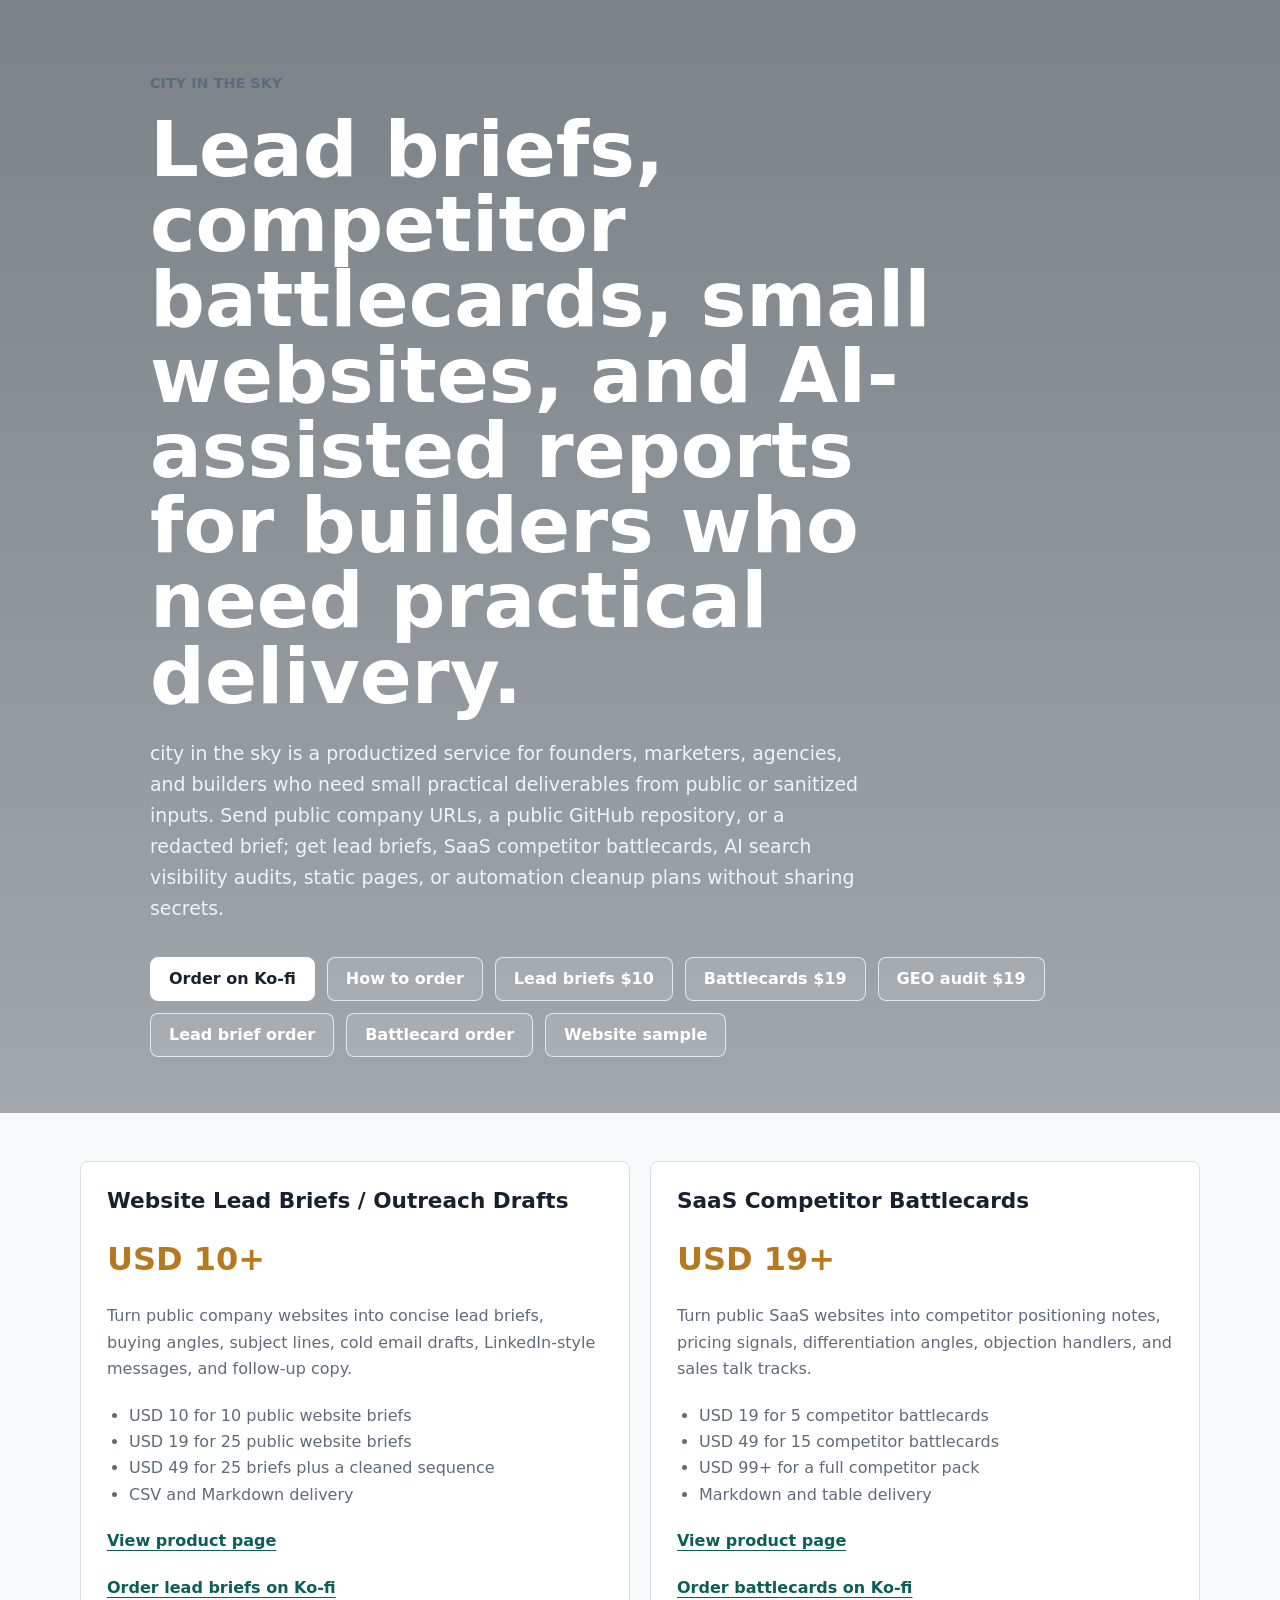
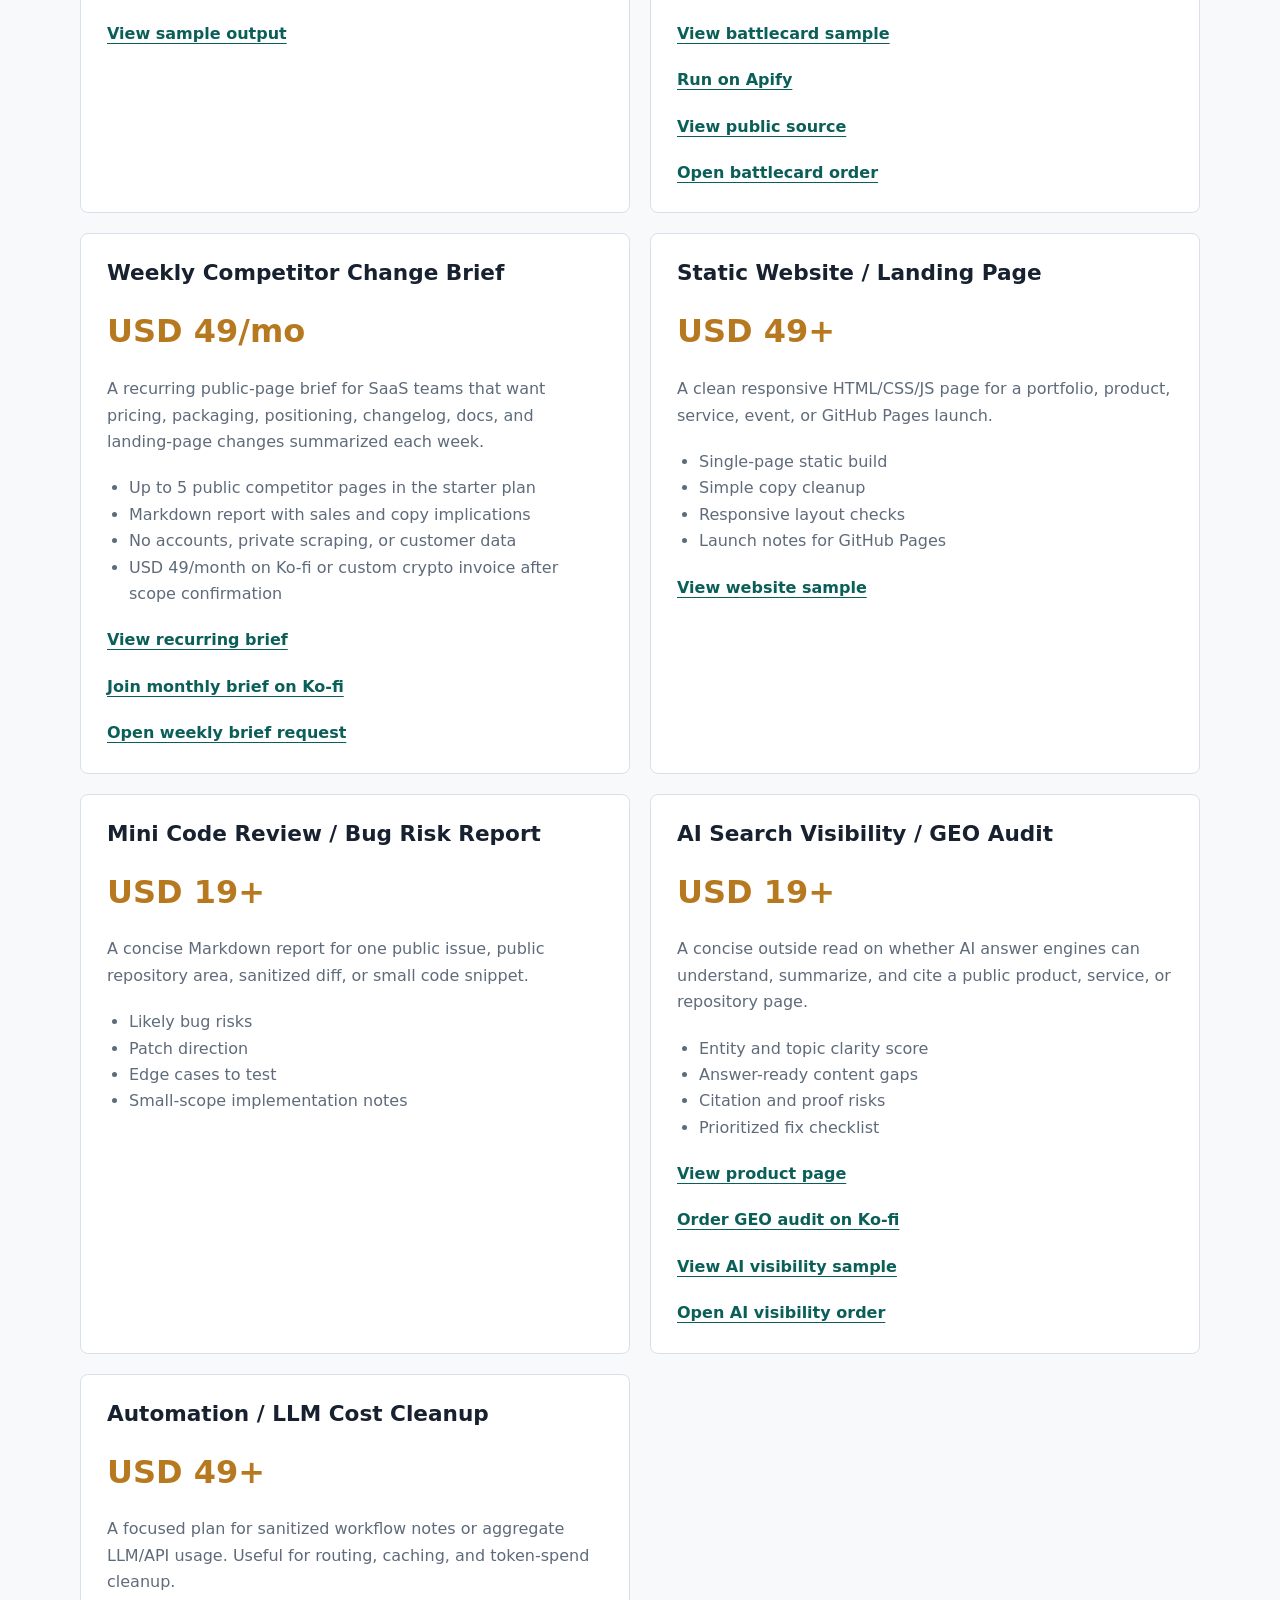
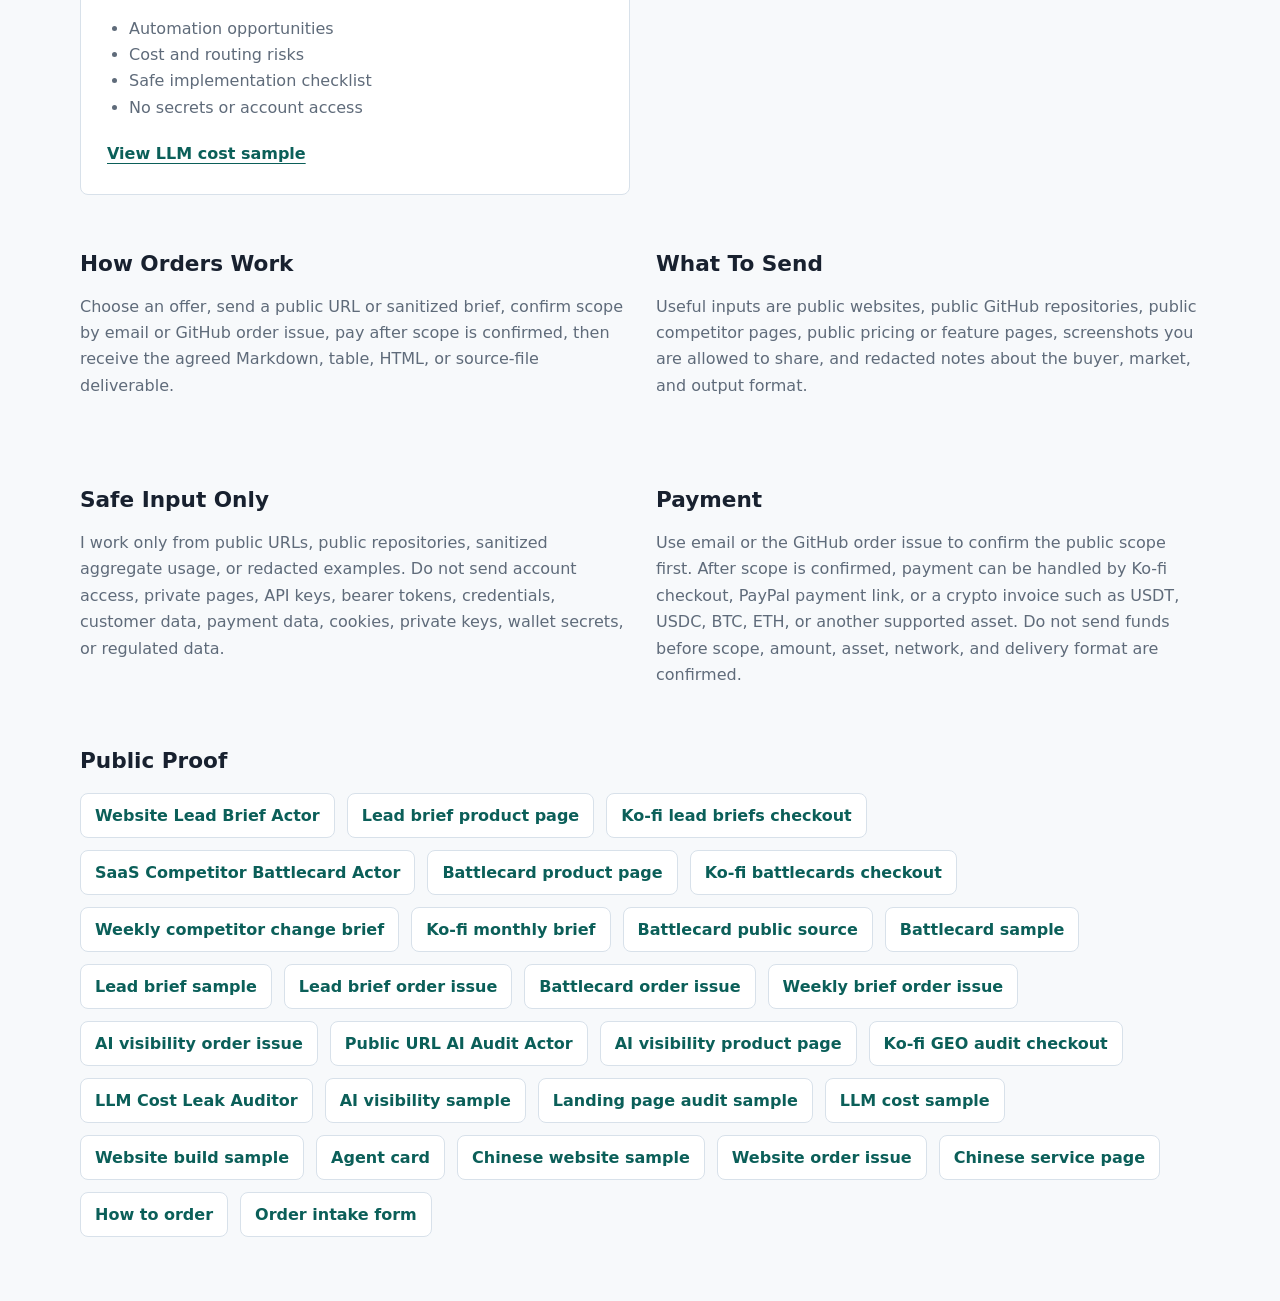
<file: index.html>
<!doctype html>
<html lang="en">
  <head>
    <meta charset="utf-8" />
    <meta name="viewport" content="width=device-width, initial-scale=1" />
    <title>city in the sky | Lead Briefs, Competitor Battlecards, Small Websites, and AI Reports</title>
    <meta
      name="description"
      content="Website lead briefs, SaaS competitor battlecards, small AI-assisted website builds, code reviews, landing page audits, and automation reports from public or sanitized inputs."
    />
    <script type="application/ld+json">
      {
        "@context": "https://schema.org",
        "@type": "Organization",
        "name": "city in the sky",
        "url": "https://nonggde.github.io/city-in-the-sky-services/",
        "email": "a13553776411@gmail.com",
        "description": "Productized small AI-assisted reports, lightweight website builds, and public-data audits for SaaS teams, agencies, founders, and builders.",
        "makesOffer": [
          {
            "@type": "Offer",
            "itemOffered": {
              "@type": "Service",
              "name": "Website Lead Briefs"
            }
          },
          {
            "@type": "Offer",
            "itemOffered": {
              "@type": "Service",
              "name": "SaaS Competitor Battlecards"
            }
          },
          {
            "@type": "Offer",
            "itemOffered": {
              "@type": "Service",
              "name": "AI Search Visibility / GEO Audit"
            }
          },
          {
            "@type": "Offer",
            "itemOffered": {
              "@type": "Service",
              "name": "Weekly Competitor Change Brief"
            }
          }
        ]
      }
    </script>
    <link rel="stylesheet" href="styles.css" />
  </head>
  <body>
    <main>
      <section class="hero">
        <div class="hero__content">
          <p class="eyebrow">city in the sky</p>
          <h1>Lead briefs, competitor battlecards, small websites, and AI-assisted reports for builders who need practical delivery.</h1>
          <p class="lead">
            city in the sky is a productized service for founders, marketers, agencies, and
            builders who need small practical deliverables from public or sanitized inputs. Send
            public company URLs, a public GitHub repository, or a redacted brief; get lead briefs,
            SaaS competitor battlecards, AI search visibility audits, static pages, or automation
            cleanup plans without sharing secrets.
          </p>
          <div class="actions">
            <a class="button button--primary" href="https://ko-fi.com/a13553776411gmailcom/commissions" rel="noreferrer">Order on Ko-fi</a>
            <a class="button" href="order.html">How to order</a>
            <a class="button" href="https://ko-fi.com/c/a81abc4daf" rel="noreferrer">Lead briefs $10</a>
            <a class="button" href="https://ko-fi.com/c/ffaf608889" rel="noreferrer">Battlecards $19</a>
            <a class="button" href="https://ko-fi.com/c/505475561f" rel="noreferrer">GEO audit $19</a>
            <a class="button" href="https://github.com/nonggde/city-in-the-sky-services/issues/new?template=lead-brief-order.yml" rel="noreferrer">Lead brief order</a>
            <a class="button" href="https://github.com/nonggde/city-in-the-sky-services/issues/new?template=battlecard-order.yml" rel="noreferrer">Battlecard order</a>
            <a class="button" href="web-demo.html">Website sample</a>
          </div>
        </div>
      </section>

      <section class="band">
        <div class="grid">
          <article>
            <h2>Website Lead Briefs / Outreach Drafts</h2>
            <p class="price">USD 10+</p>
            <p>
              Turn public company websites into concise lead briefs, buying angles, subject
              lines, cold email drafts, LinkedIn-style messages, and follow-up copy.
            </p>
            <ul>
              <li>USD 10 for 10 public website briefs</li>
              <li>USD 19 for 25 public website briefs</li>
              <li>USD 49 for 25 briefs plus a cleaned sequence</li>
              <li>CSV and Markdown delivery</li>
            </ul>
            <p class="card-link"><a href="website-lead-briefs.html">View product page</a></p>
            <p class="card-link"><a href="https://ko-fi.com/c/a81abc4daf" rel="noreferrer">Order lead briefs on Ko-fi</a></p>
            <p class="card-link"><a href="https://github.com/nonggde/website-lead-brief-actor/blob/main/examples/model-backed-sample.md" rel="noreferrer">View sample output</a></p>
          </article>

          <article>
            <h2>SaaS Competitor Battlecards</h2>
            <p class="price">USD 19+</p>
            <p>
              Turn public SaaS websites into competitor positioning notes, pricing signals,
              differentiation angles, objection handlers, and sales talk tracks.
            </p>
            <ul>
              <li>USD 19 for 5 competitor battlecards</li>
              <li>USD 49 for 15 competitor battlecards</li>
              <li>USD 99+ for a full competitor pack</li>
              <li>Markdown and table delivery</li>
            </ul>
            <p class="card-link"><a href="competitor-battlecards.html">View product page</a></p>
            <p class="card-link"><a href="https://ko-fi.com/c/ffaf608889" rel="noreferrer">Order battlecards on Ko-fi</a></p>
            <p class="card-link"><a href="battlecard-sample.html">View battlecard sample</a></p>
            <p class="card-link"><a href="https://apify.com/city-in-the-sky/saas-competitor-battlecard-generator" rel="noreferrer">Run on Apify</a></p>
            <p class="card-link"><a href="https://github.com/nonggde/saas-competitor-battlecard-actor" rel="noreferrer">View public source</a></p>
            <p class="card-link"><a href="https://github.com/nonggde/city-in-the-sky-services/issues/new?template=battlecard-order.yml" rel="noreferrer">Open battlecard order</a></p>
          </article>

          <article>
            <h2>Weekly Competitor Change Brief</h2>
            <p class="price">USD 49/mo</p>
            <p>
              A recurring public-page brief for SaaS teams that want pricing, packaging,
              positioning, changelog, docs, and landing-page changes summarized each week.
            </p>
            <ul>
              <li>Up to 5 public competitor pages in the starter plan</li>
              <li>Markdown report with sales and copy implications</li>
              <li>No accounts, private scraping, or customer data</li>
              <li>USD 49/month on Ko-fi or custom crypto invoice after scope confirmation</li>
            </ul>
            <p class="card-link"><a href="weekly-competitor-change-brief.html">View recurring brief</a></p>
            <p class="card-link"><a href="https://ko-fi.com/a13553776411gmailcom/tiers" rel="noreferrer">Join monthly brief on Ko-fi</a></p>
            <p class="card-link"><a href="https://github.com/nonggde/city-in-the-sky-services/issues/new?template=weekly-competitor-brief-order.yml" rel="noreferrer">Open weekly brief request</a></p>
          </article>

          <article>
            <h2>Static Website / Landing Page</h2>
            <p class="price">USD 49+</p>
            <p>
              A clean responsive HTML/CSS/JS page for a portfolio, product, service, event,
              or GitHub Pages launch.
            </p>
            <ul>
              <li>Single-page static build</li>
              <li>Simple copy cleanup</li>
              <li>Responsive layout checks</li>
              <li>Launch notes for GitHub Pages</li>
            </ul>
            <p class="card-link"><a href="web-demo.html">View website sample</a></p>
          </article>

          <article>
            <h2>Mini Code Review / Bug Risk Report</h2>
            <p class="price">USD 19+</p>
            <p>
              A concise Markdown report for one public issue, public repository area, sanitized
              diff, or small code snippet.
            </p>
            <ul>
              <li>Likely bug risks</li>
              <li>Patch direction</li>
              <li>Edge cases to test</li>
              <li>Small-scope implementation notes</li>
            </ul>
          </article>

          <article>
            <h2>AI Search Visibility / GEO Audit</h2>
            <p class="price">USD 19+</p>
            <p>
              A concise outside read on whether AI answer engines can understand, summarize,
              and cite a public product, service, or repository page.
            </p>
            <ul>
              <li>Entity and topic clarity score</li>
              <li>Answer-ready content gaps</li>
              <li>Citation and proof risks</li>
              <li>Prioritized fix checklist</li>
            </ul>
            <p class="card-link"><a href="ai-search-visibility.html">View product page</a></p>
            <p class="card-link"><a href="https://ko-fi.com/c/505475561f" rel="noreferrer">Order GEO audit on Ko-fi</a></p>
            <p class="card-link"><a href="ai-visibility-sample.html">View AI visibility sample</a></p>
            <p class="card-link"><a href="https://github.com/nonggde/city-in-the-sky-services/issues/new?template=ai-visibility-order.yml" rel="noreferrer">Open AI visibility order</a></p>
          </article>

          <article>
            <h2>Automation / LLM Cost Cleanup</h2>
            <p class="price">USD 49+</p>
            <p>
              A focused plan for sanitized workflow notes or aggregate LLM/API usage.
              Useful for routing, caching, and token-spend cleanup.
            </p>
            <ul>
              <li>Automation opportunities</li>
              <li>Cost and routing risks</li>
              <li>Safe implementation checklist</li>
              <li>No secrets or account access</li>
            </ul>
            <p class="card-link"><a href="llm-cost-sample.html">View LLM cost sample</a></p>
          </article>
        </div>
      </section>

      <section class="rules">
        <div>
          <h2>How Orders Work</h2>
          <p>
            Choose an offer, send a public URL or sanitized brief, confirm scope by email or GitHub
            order issue, pay after scope is confirmed, then receive the agreed Markdown, table,
            HTML, or source-file deliverable.
          </p>
        </div>
        <div>
          <h2>What To Send</h2>
          <p>
            Useful inputs are public websites, public GitHub repositories, public competitor pages,
            public pricing or feature pages, screenshots you are allowed to share, and redacted
            notes about the buyer, market, and output format.
          </p>
        </div>
      </section>

      <section class="rules">
        <div>
          <h2>Safe Input Only</h2>
          <p>
            I work only from public URLs, public repositories, sanitized aggregate usage, or redacted
            examples. Do not send account access, private pages, API keys, bearer tokens, credentials,
            customer data, payment data, cookies, private keys, wallet secrets, or regulated data.
          </p>
        </div>
        <div>
          <h2>Payment</h2>
          <p>
            Use email or the GitHub order issue to confirm the public scope first. After scope is
            confirmed, payment can be handled by Ko-fi checkout, PayPal payment link, or a crypto
            invoice such as USDT, USDC, BTC, ETH, or another supported asset. Do not send funds
            before scope, amount, asset, network, and delivery format are confirmed.
          </p>
        </div>
      </section>

      <section class="proof">
        <h2>Public Proof</h2>
        <div class="links">
          <a href="https://github.com/nonggde/website-lead-brief-actor" rel="noreferrer">Website Lead Brief Actor</a>
          <a href="website-lead-briefs.html">Lead brief product page</a>
          <a href="https://ko-fi.com/c/a81abc4daf" rel="noreferrer">Ko-fi lead briefs checkout</a>
          <a href="https://apify.com/city-in-the-sky/saas-competitor-battlecard-generator" rel="noreferrer">SaaS Competitor Battlecard Actor</a>
          <a href="competitor-battlecards.html">Battlecard product page</a>
          <a href="https://ko-fi.com/c/ffaf608889" rel="noreferrer">Ko-fi battlecards checkout</a>
          <a href="weekly-competitor-change-brief.html">Weekly competitor change brief</a>
          <a href="https://ko-fi.com/a13553776411gmailcom/tiers" rel="noreferrer">Ko-fi monthly brief</a>
          <a href="https://github.com/nonggde/saas-competitor-battlecard-actor" rel="noreferrer">Battlecard public source</a>
          <a href="battlecard-sample.html">Battlecard sample</a>
          <a href="https://github.com/nonggde/website-lead-brief-actor/blob/main/examples/model-backed-sample.md" rel="noreferrer">Lead brief sample</a>
          <a href="https://github.com/nonggde/city-in-the-sky-services/issues/new?template=lead-brief-order.yml" rel="noreferrer">Lead brief order issue</a>
          <a href="https://github.com/nonggde/city-in-the-sky-services/issues/new?template=battlecard-order.yml" rel="noreferrer">Battlecard order issue</a>
          <a href="https://github.com/nonggde/city-in-the-sky-services/issues/new?template=weekly-competitor-brief-order.yml" rel="noreferrer">Weekly brief order issue</a>
          <a href="https://github.com/nonggde/city-in-the-sky-services/issues/new?template=ai-visibility-order.yml" rel="noreferrer">AI visibility order issue</a>
          <a href="https://github.com/nonggde/public-url-ai-audit-actor" rel="noreferrer">Public URL AI Audit Actor</a>
          <a href="ai-search-visibility.html">AI visibility product page</a>
          <a href="https://ko-fi.com/c/505475561f" rel="noreferrer">Ko-fi GEO audit checkout</a>
          <a href="https://github.com/nonggde/llm-cost-leak-auditor" rel="noreferrer">LLM Cost Leak Auditor</a>
          <a href="ai-visibility-sample.html">AI visibility sample</a>
          <a href="sample.html">Landing page audit sample</a>
          <a href="llm-cost-sample.html">LLM cost sample</a>
          <a href="web-demo.html">Website build sample</a>
          <a href="agent-card.json">Agent card</a>
          <a href="web-demo-zh.html">Chinese website sample</a>
          <a href="https://github.com/nonggde/city-in-the-sky-services/issues/new?template=website-build-order.yml" rel="noreferrer">Website order issue</a>
          <a href="zh.html">Chinese service page</a>
          <a href="order.html">How to order</a>
          <a href="https://github.com/nonggde/city-in-the-sky-services/issues/new?template=order-starter.yml" rel="noreferrer">Order intake form</a>
        </div>
      </section>
    </main>
  </body>
</html>
</file>
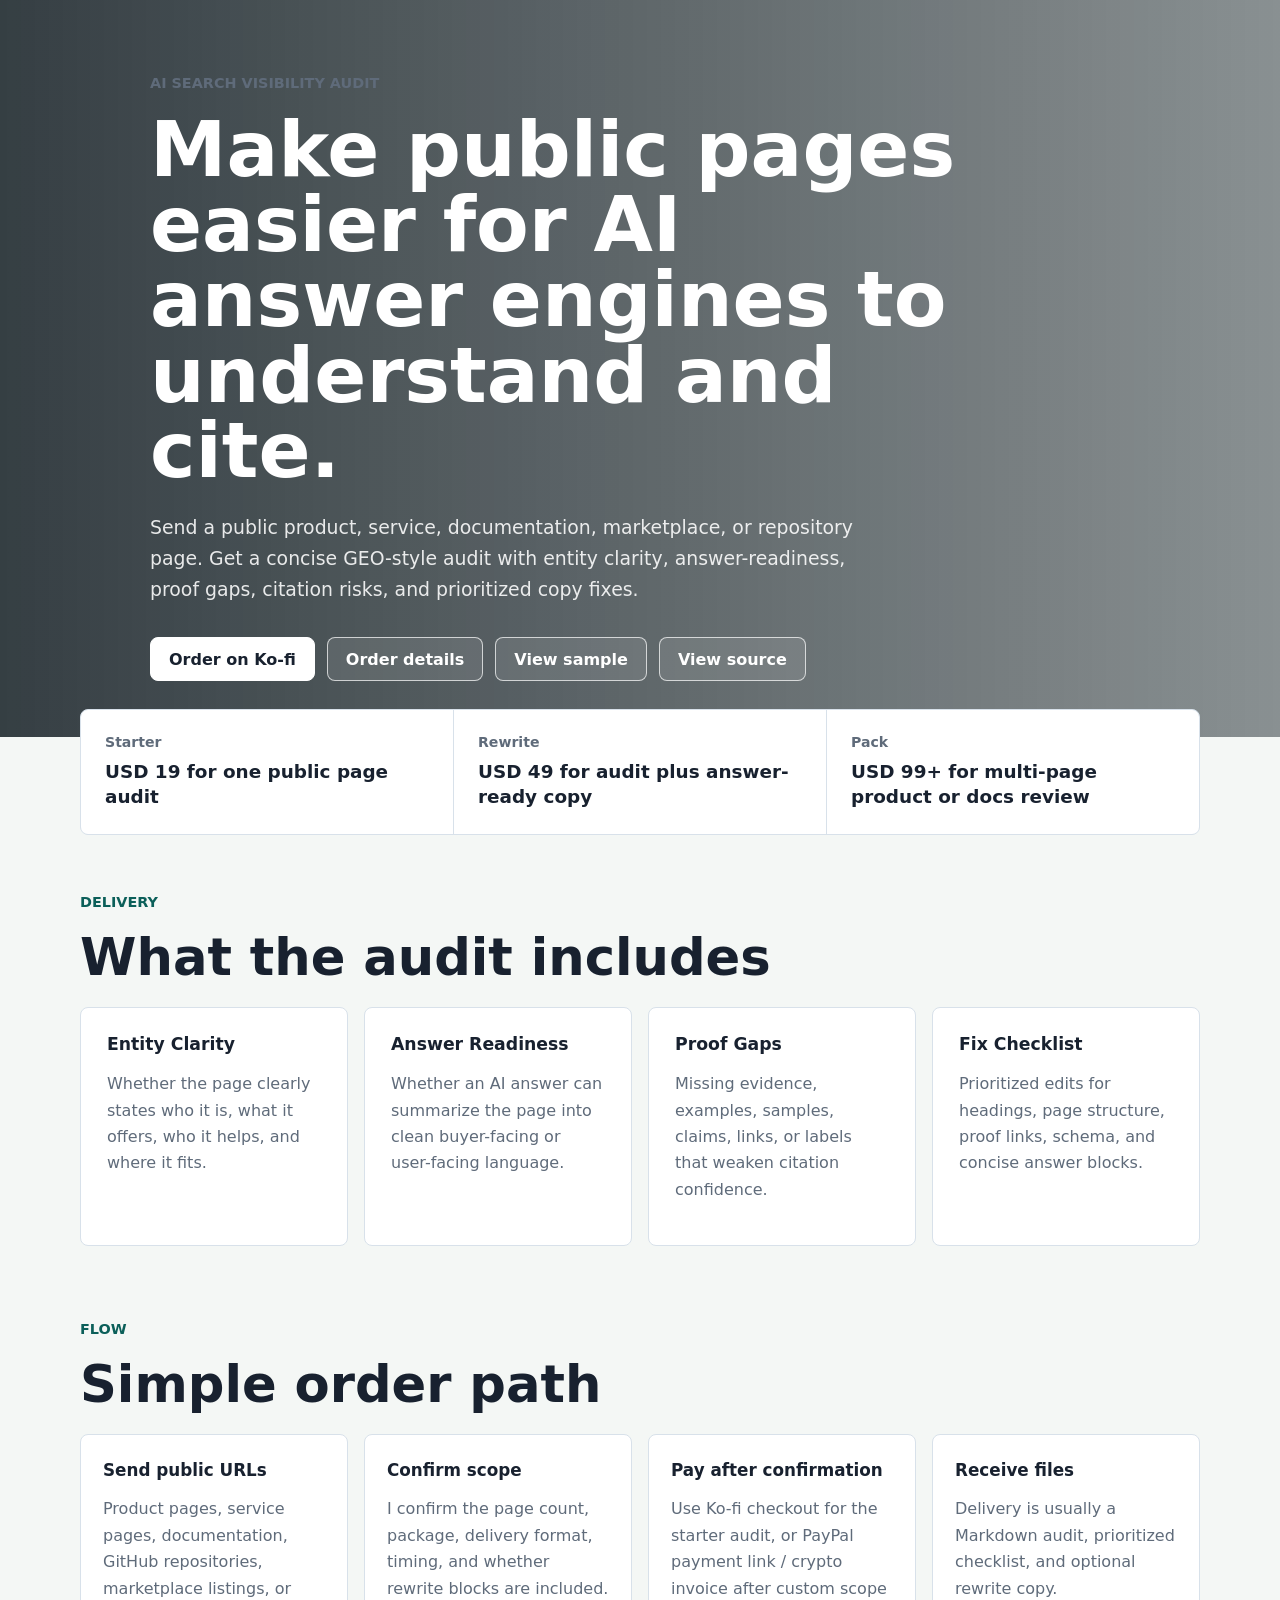
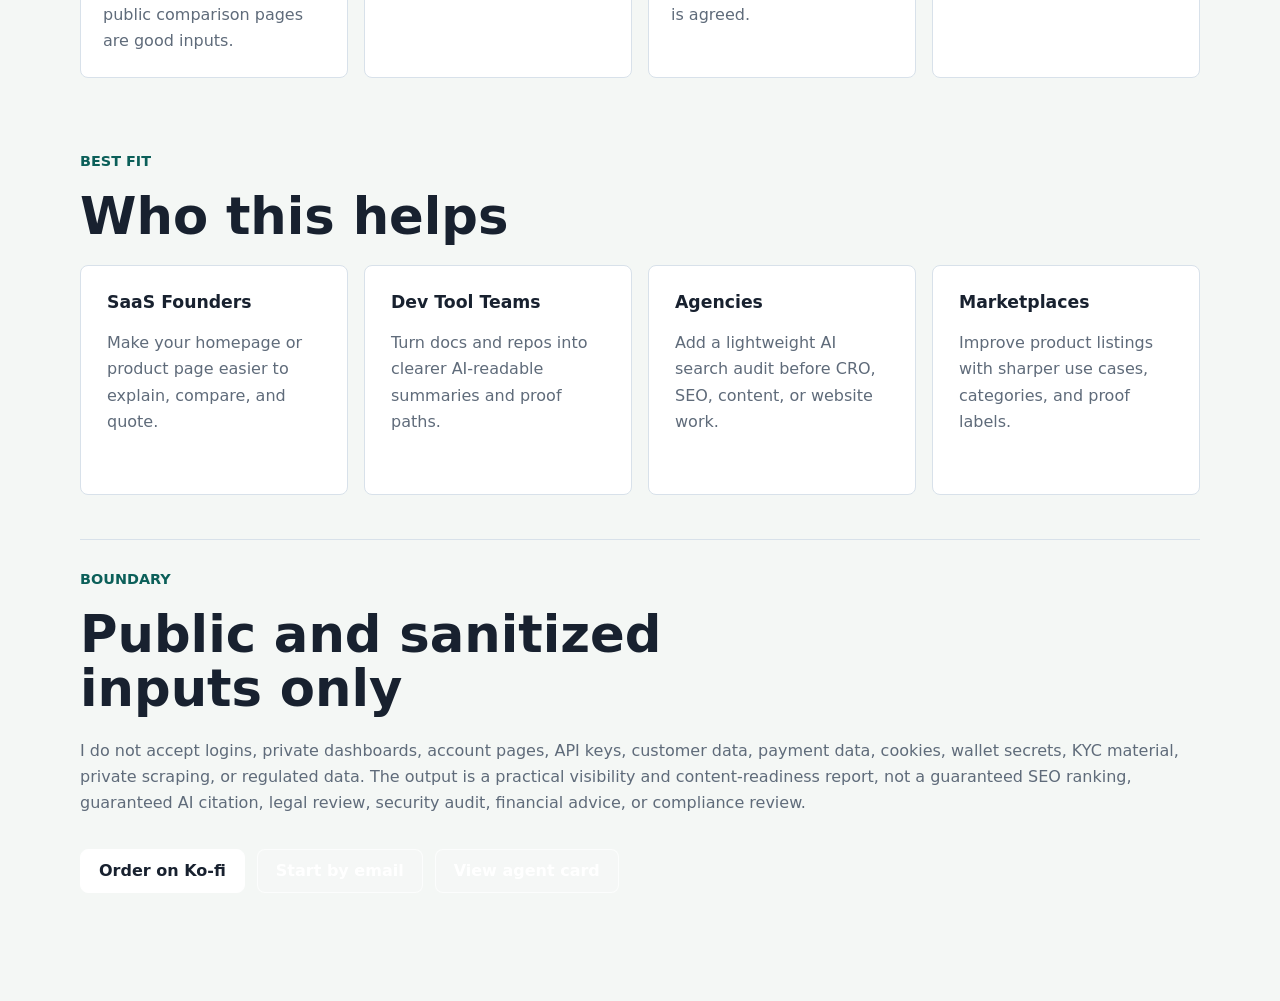
<file: ai-search-visibility.html>
<!doctype html>
<html lang="en">
  <head>
    <meta charset="utf-8" />
    <meta name="viewport" content="width=device-width, initial-scale=1" />
    <title>AI Search Visibility / GEO Audit | city in the sky</title>
    <meta
      name="description"
      content="Order an AI Search Visibility / GEO audit for a public product, service, documentation, or repository page. Get entity clarity, answer-readiness, citation risks, and prioritized fixes."
    />
    <script type="application/ld+json">
      {
        "@context": "https://schema.org",
        "@type": "Service",
        "name": "AI Search Visibility / GEO Audit",
        "provider": {
          "@type": "Organization",
          "name": "city in the sky",
          "url": "https://nonggde.github.io/city-in-the-sky-services/"
        },
        "areaServed": "Worldwide",
        "serviceType": "AI search visibility and generative engine optimization audit",
        "description": "Public-page audit for AI answer readiness, entity clarity, citation support, and prioritized content fixes.",
        "offers": [
          {
            "@type": "Offer",
            "price": "19",
            "priceCurrency": "USD",
            "name": "Starter AI visibility audit",
            "description": "One public page audited for entity clarity, answer-readiness, proof gaps, and prioritized fixes.",
            "url": "https://ko-fi.com/c/505475561f"
          },
          {
            "@type": "Offer",
            "price": "49",
            "priceCurrency": "USD",
            "name": "Audit plus rewrite pack",
            "description": "Audit plus concise answer-ready rewrite blocks for a public product, service, or documentation page."
          }
        ]
      }
    </script>
    <link rel="stylesheet" href="styles.css" />
  </head>
  <body class="demo-page">
    <main>
      <section class="demo-hero">
        <div class="demo-hero__copy">
          <p class="eyebrow">AI search visibility audit</p>
          <h1>Make public pages easier for AI answer engines to understand and cite.</h1>
          <p class="lead">
            Send a public product, service, documentation, marketplace, or repository page. Get a
            concise GEO-style audit with entity clarity, answer-readiness, proof gaps, citation
            risks, and prioritized copy fixes.
          </p>
          <div class="actions">
            <a class="button button--primary" href="https://ko-fi.com/c/505475561f" rel="noreferrer">Order on Ko-fi</a>
            <a class="button" href="order.html">Order details</a>
            <a class="button" href="ai-visibility-sample.html">View sample</a>
            <a class="button" href="https://github.com/nonggde/public-url-ai-audit-actor" rel="noreferrer">View source</a>
          </div>
        </div>
      </section>

      <section class="demo-strip">
        <div>
          <span>Starter</span>
          <strong>USD 19 for one public page audit</strong>
        </div>
        <div>
          <span>Rewrite</span>
          <strong>USD 49 for audit plus answer-ready copy</strong>
        </div>
        <div>
          <span>Pack</span>
          <strong>USD 99+ for multi-page product or docs review</strong>
        </div>
      </section>

      <section class="demo-content">
        <div class="demo-section-heading">
          <p class="eyebrow">Delivery</p>
          <h2>What the audit includes</h2>
        </div>
        <div class="demo-grid">
          <article>
            <h3>Entity Clarity</h3>
            <p>Whether the page clearly states who it is, what it offers, who it helps, and where it fits.</p>
          </article>
          <article>
            <h3>Answer Readiness</h3>
            <p>Whether an AI answer can summarize the page into clean buyer-facing or user-facing language.</p>
          </article>
          <article>
            <h3>Proof Gaps</h3>
            <p>Missing evidence, examples, samples, claims, links, or labels that weaken citation confidence.</p>
          </article>
          <article>
            <h3>Fix Checklist</h3>
            <p>Prioritized edits for headings, page structure, proof links, schema, and concise answer blocks.</p>
          </article>
        </div>
      </section>

      <section class="demo-process">
        <div class="demo-section-heading">
          <p class="eyebrow">Flow</p>
          <h2>Simple order path</h2>
        </div>
        <ol>
          <li>
            <strong>Send public URLs</strong>
            Product pages, service pages, documentation, GitHub repositories, marketplace listings,
            or public comparison pages are good inputs.
          </li>
          <li>
            <strong>Confirm scope</strong>
            I confirm the page count, package, delivery format, timing, and whether rewrite blocks
            are included.
          </li>
          <li>
            <strong>Pay after confirmation</strong>
            Use Ko-fi checkout for the starter audit, or PayPal payment link / crypto invoice
            after custom scope is agreed.
          </li>
          <li>
            <strong>Receive files</strong>
            Delivery is usually a Markdown audit, prioritized checklist, and optional rewrite copy.
          </li>
        </ol>
      </section>

      <section class="demo-content">
        <div class="demo-section-heading">
          <p class="eyebrow">Best fit</p>
          <h2>Who this helps</h2>
        </div>
        <div class="demo-grid">
          <article>
            <h3>SaaS Founders</h3>
            <p>Make your homepage or product page easier to explain, compare, and quote.</p>
          </article>
          <article>
            <h3>Dev Tool Teams</h3>
            <p>Turn docs and repos into clearer AI-readable summaries and proof paths.</p>
          </article>
          <article>
            <h3>Agencies</h3>
            <p>Add a lightweight AI search audit before CRO, SEO, content, or website work.</p>
          </article>
          <article>
            <h3>Marketplaces</h3>
            <p>Improve product listings with sharper use cases, categories, and proof labels.</p>
          </article>
        </div>
      </section>

      <section class="demo-boundary">
        <div class="demo-section-heading">
          <p class="eyebrow">Boundary</p>
          <h2>Public and sanitized inputs only</h2>
        </div>
        <p>
          I do not accept logins, private dashboards, account pages, API keys, customer data,
          payment data, cookies, wallet secrets, KYC material, private scraping, or regulated data.
          The output is a practical visibility and content-readiness report, not a guaranteed SEO
          ranking, guaranteed AI citation, legal review, security audit, financial advice, or
          compliance review.
        </p>
        <div class="actions">
          <a class="button button--primary" href="https://ko-fi.com/c/505475561f" rel="noreferrer">Order on Ko-fi</a>
          <a class="button" href="order.html">Start by email</a>
          <a class="button" href="agent-card.json">View agent card</a>
        </div>
      </section>
    </main>
  </body>
</html>
</file>
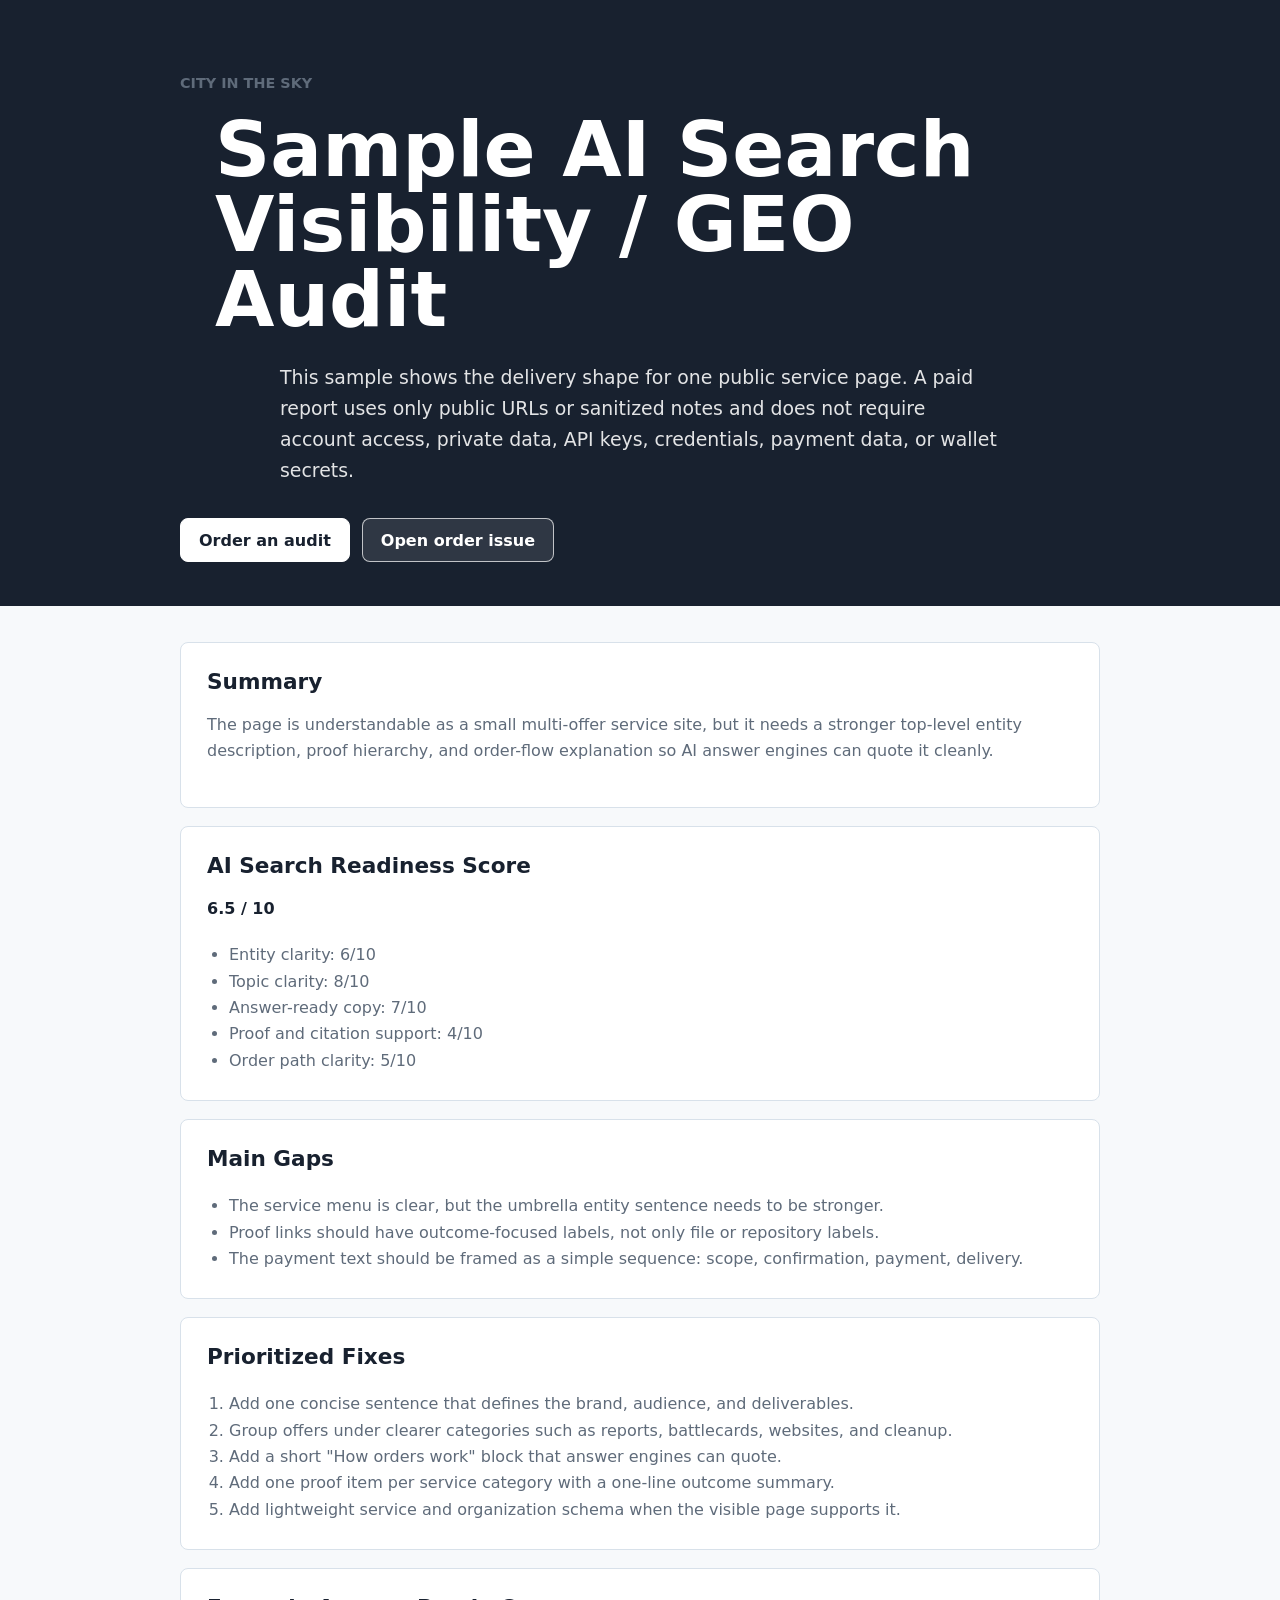
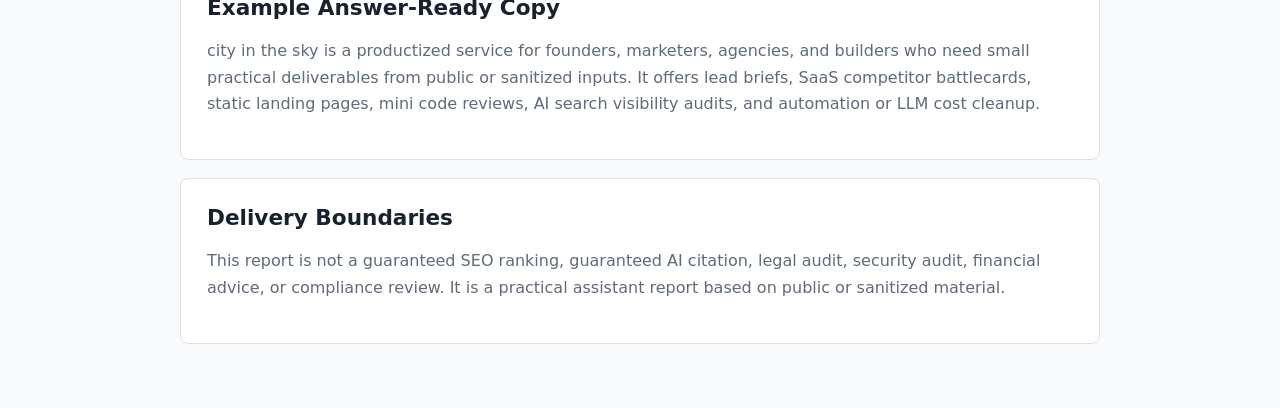
<file: ai-visibility-sample.html>
<!doctype html>
<html lang="en">
  <head>
    <meta charset="utf-8" />
    <meta name="viewport" content="width=device-width, initial-scale=1" />
    <title>AI Search Visibility Sample | city in the sky</title>
    <meta
      name="description"
      content="Sample AI search visibility and GEO readiness audit format from city in the sky."
    />
    <link rel="stylesheet" href="styles.css" />
  </head>
  <body>
    <main class="report-page">
      <section class="report-hero">
        <p class="eyebrow">city in the sky</p>
        <h1>Sample AI Search Visibility / GEO Audit</h1>
        <p class="lead">
          This sample shows the delivery shape for one public service page. A paid report uses only
          public URLs or sanitized notes and does not require account access, private data, API keys,
          credentials, payment data, or wallet secrets.
        </p>
        <div class="actions">
          <a class="button button--primary" href="ai-search-visibility.html">Order an audit</a>
          <a class="button" href="https://github.com/nonggde/city-in-the-sky-services/issues/new?template=order-starter.yml" rel="noreferrer">Open order issue</a>
        </div>
      </section>

      <section class="report-body">
        <article>
          <h2>Summary</h2>
          <p>
            The page is understandable as a small multi-offer service site, but it needs a stronger
            top-level entity description, proof hierarchy, and order-flow explanation so AI answer
            engines can quote it cleanly.
          </p>
        </article>

        <article>
          <h2>AI Search Readiness Score</h2>
          <p><strong>6.5 / 10</strong></p>
          <ul>
            <li>Entity clarity: 6/10</li>
            <li>Topic clarity: 8/10</li>
            <li>Answer-ready copy: 7/10</li>
            <li>Proof and citation support: 4/10</li>
            <li>Order path clarity: 5/10</li>
          </ul>
        </article>

        <article>
          <h2>Main Gaps</h2>
          <ul>
            <li>The service menu is clear, but the umbrella entity sentence needs to be stronger.</li>
            <li>Proof links should have outcome-focused labels, not only file or repository labels.</li>
            <li>The payment text should be framed as a simple sequence: scope, confirmation, payment, delivery.</li>
          </ul>
        </article>

        <article>
          <h2>Prioritized Fixes</h2>
          <ol>
            <li>Add one concise sentence that defines the brand, audience, and deliverables.</li>
            <li>Group offers under clearer categories such as reports, battlecards, websites, and cleanup.</li>
            <li>Add a short "How orders work" block that answer engines can quote.</li>
            <li>Add one proof item per service category with a one-line outcome summary.</li>
            <li>Add lightweight service and organization schema when the visible page supports it.</li>
          </ol>
        </article>

        <article>
          <h2>Example Answer-Ready Copy</h2>
          <p>
            city in the sky is a productized service for founders, marketers, agencies, and builders
            who need small practical deliverables from public or sanitized inputs. It offers lead
            briefs, SaaS competitor battlecards, static landing pages, mini code reviews, AI search
            visibility audits, and automation or LLM cost cleanup.
          </p>
        </article>

        <article>
          <h2>Delivery Boundaries</h2>
          <p>
            This report is not a guaranteed SEO ranking, guaranteed AI citation, legal audit,
            security audit, financial advice, or compliance review. It is a practical assistant
            report based on public or sanitized material.
          </p>
        </article>
      </section>
    </main>
  </body>
</html>
</file>
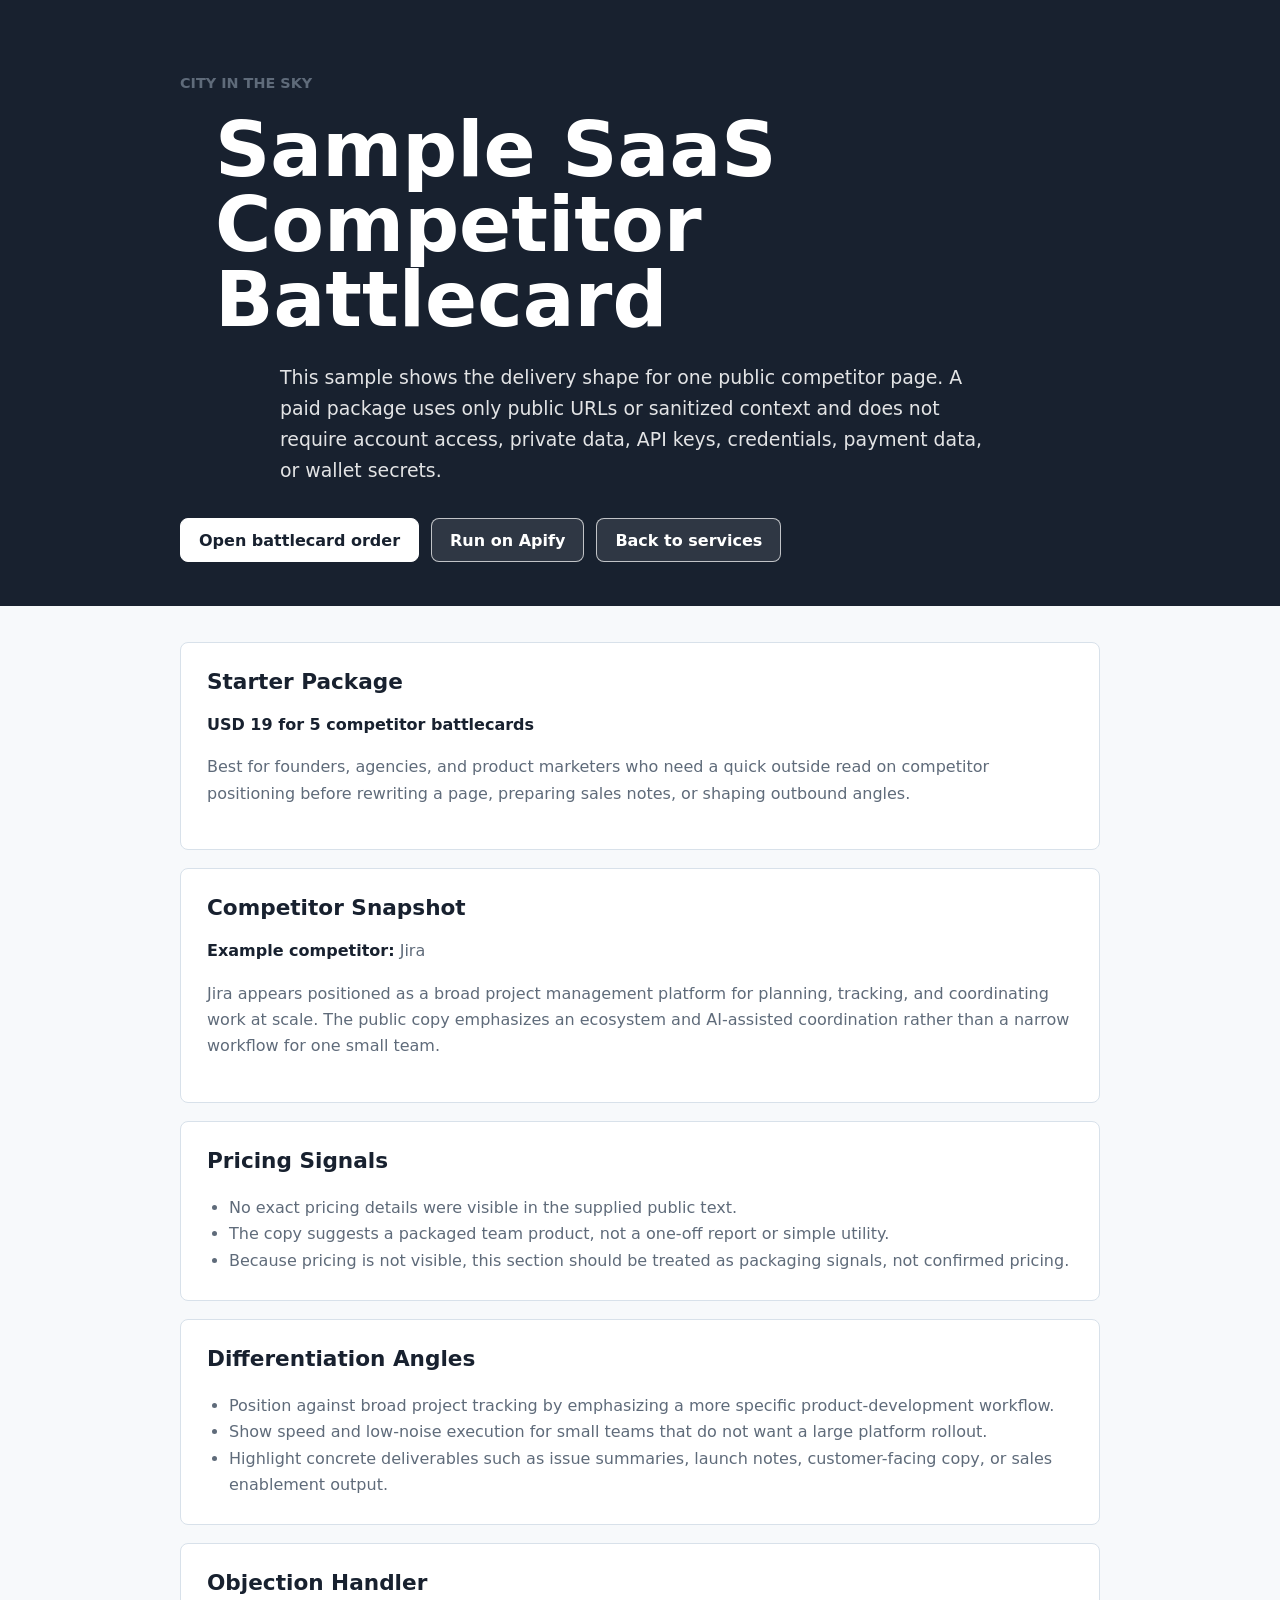
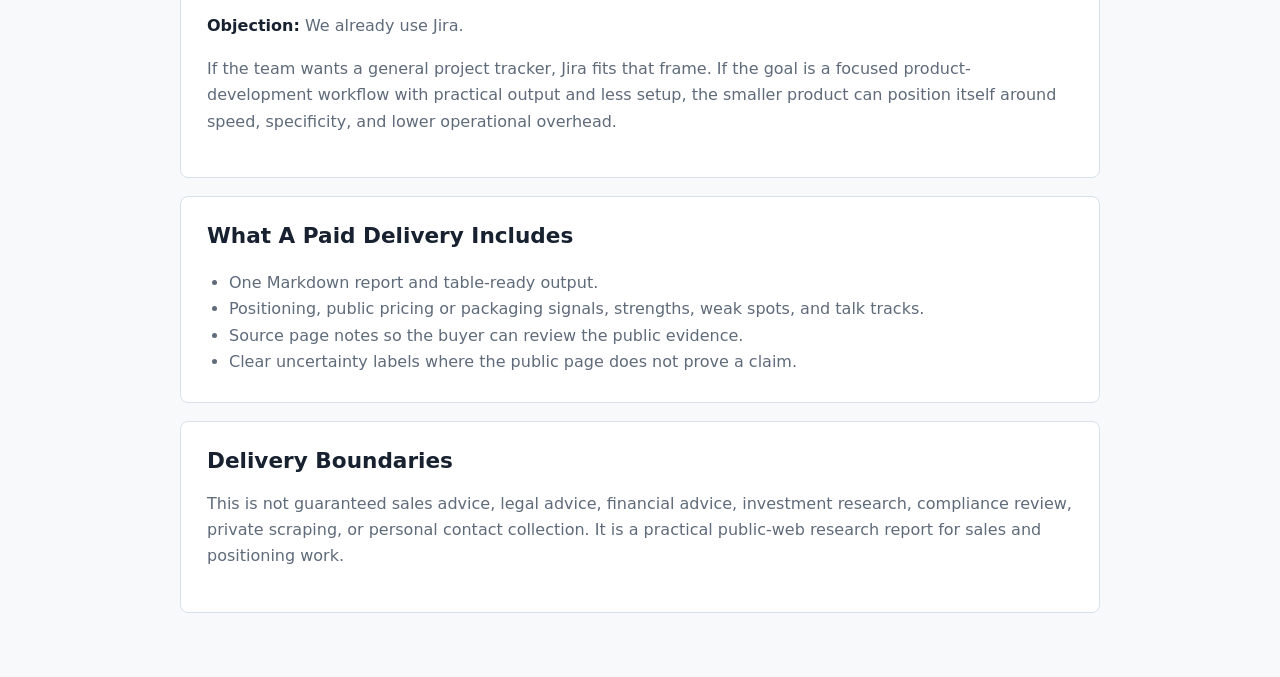
<file: battlecard-sample.html>
<!doctype html>
<html lang="en">
  <head>
    <meta charset="utf-8" />
    <meta name="viewport" content="width=device-width, initial-scale=1" />
    <title>SaaS Competitor Battlecard Sample | city in the sky</title>
    <meta
      name="description"
      content="Sample SaaS competitor battlecard format from city in the sky, based on public website inputs only."
    />
    <link rel="stylesheet" href="styles.css" />
  </head>
  <body>
    <main class="report-page">
      <section class="report-hero">
        <p class="eyebrow">city in the sky</p>
        <h1>Sample SaaS Competitor Battlecard</h1>
        <p class="lead">
          This sample shows the delivery shape for one public competitor page. A paid package uses
          only public URLs or sanitized context and does not require account access, private data,
          API keys, credentials, payment data, or wallet secrets.
        </p>
        <div class="actions">
          <a class="button button--primary" href="https://github.com/nonggde/city-in-the-sky-services/issues/new?template=battlecard-order.yml" rel="noreferrer">Open battlecard order</a>
          <a class="button" href="https://apify.com/city-in-the-sky/saas-competitor-battlecard-generator" rel="noreferrer">Run on Apify</a>
          <a class="button" href="index.html">Back to services</a>
        </div>
      </section>

      <section class="report-body">
        <article>
          <h2>Starter Package</h2>
          <p><strong>USD 19 for 5 competitor battlecards</strong></p>
          <p>
            Best for founders, agencies, and product marketers who need a quick outside read on
            competitor positioning before rewriting a page, preparing sales notes, or shaping
            outbound angles.
          </p>
        </article>

        <article>
          <h2>Competitor Snapshot</h2>
          <p><strong>Example competitor:</strong> Jira</p>
          <p>
            Jira appears positioned as a broad project management platform for planning, tracking,
            and coordinating work at scale. The public copy emphasizes an ecosystem and AI-assisted
            coordination rather than a narrow workflow for one small team.
          </p>
        </article>

        <article>
          <h2>Pricing Signals</h2>
          <ul>
            <li>No exact pricing details were visible in the supplied public text.</li>
            <li>The copy suggests a packaged team product, not a one-off report or simple utility.</li>
            <li>Because pricing is not visible, this section should be treated as packaging signals, not confirmed pricing.</li>
          </ul>
        </article>

        <article>
          <h2>Differentiation Angles</h2>
          <ul>
            <li>Position against broad project tracking by emphasizing a more specific product-development workflow.</li>
            <li>Show speed and low-noise execution for small teams that do not want a large platform rollout.</li>
            <li>Highlight concrete deliverables such as issue summaries, launch notes, customer-facing copy, or sales enablement output.</li>
          </ul>
        </article>

        <article>
          <h2>Objection Handler</h2>
          <p><strong>Objection:</strong> We already use Jira.</p>
          <p>
            If the team wants a general project tracker, Jira fits that frame. If the goal is a
            focused product-development workflow with practical output and less setup, the smaller
            product can position itself around speed, specificity, and lower operational overhead.
          </p>
        </article>

        <article>
          <h2>What A Paid Delivery Includes</h2>
          <ul>
            <li>One Markdown report and table-ready output.</li>
            <li>Positioning, public pricing or packaging signals, strengths, weak spots, and talk tracks.</li>
            <li>Source page notes so the buyer can review the public evidence.</li>
            <li>Clear uncertainty labels where the public page does not prove a claim.</li>
          </ul>
        </article>

        <article>
          <h2>Delivery Boundaries</h2>
          <p>
            This is not guaranteed sales advice, legal advice, financial advice, investment
            research, compliance review, private scraping, or personal contact collection. It is a
            practical public-web research report for sales and positioning work.
          </p>
        </article>
      </section>
    </main>
  </body>
</html>
</file>
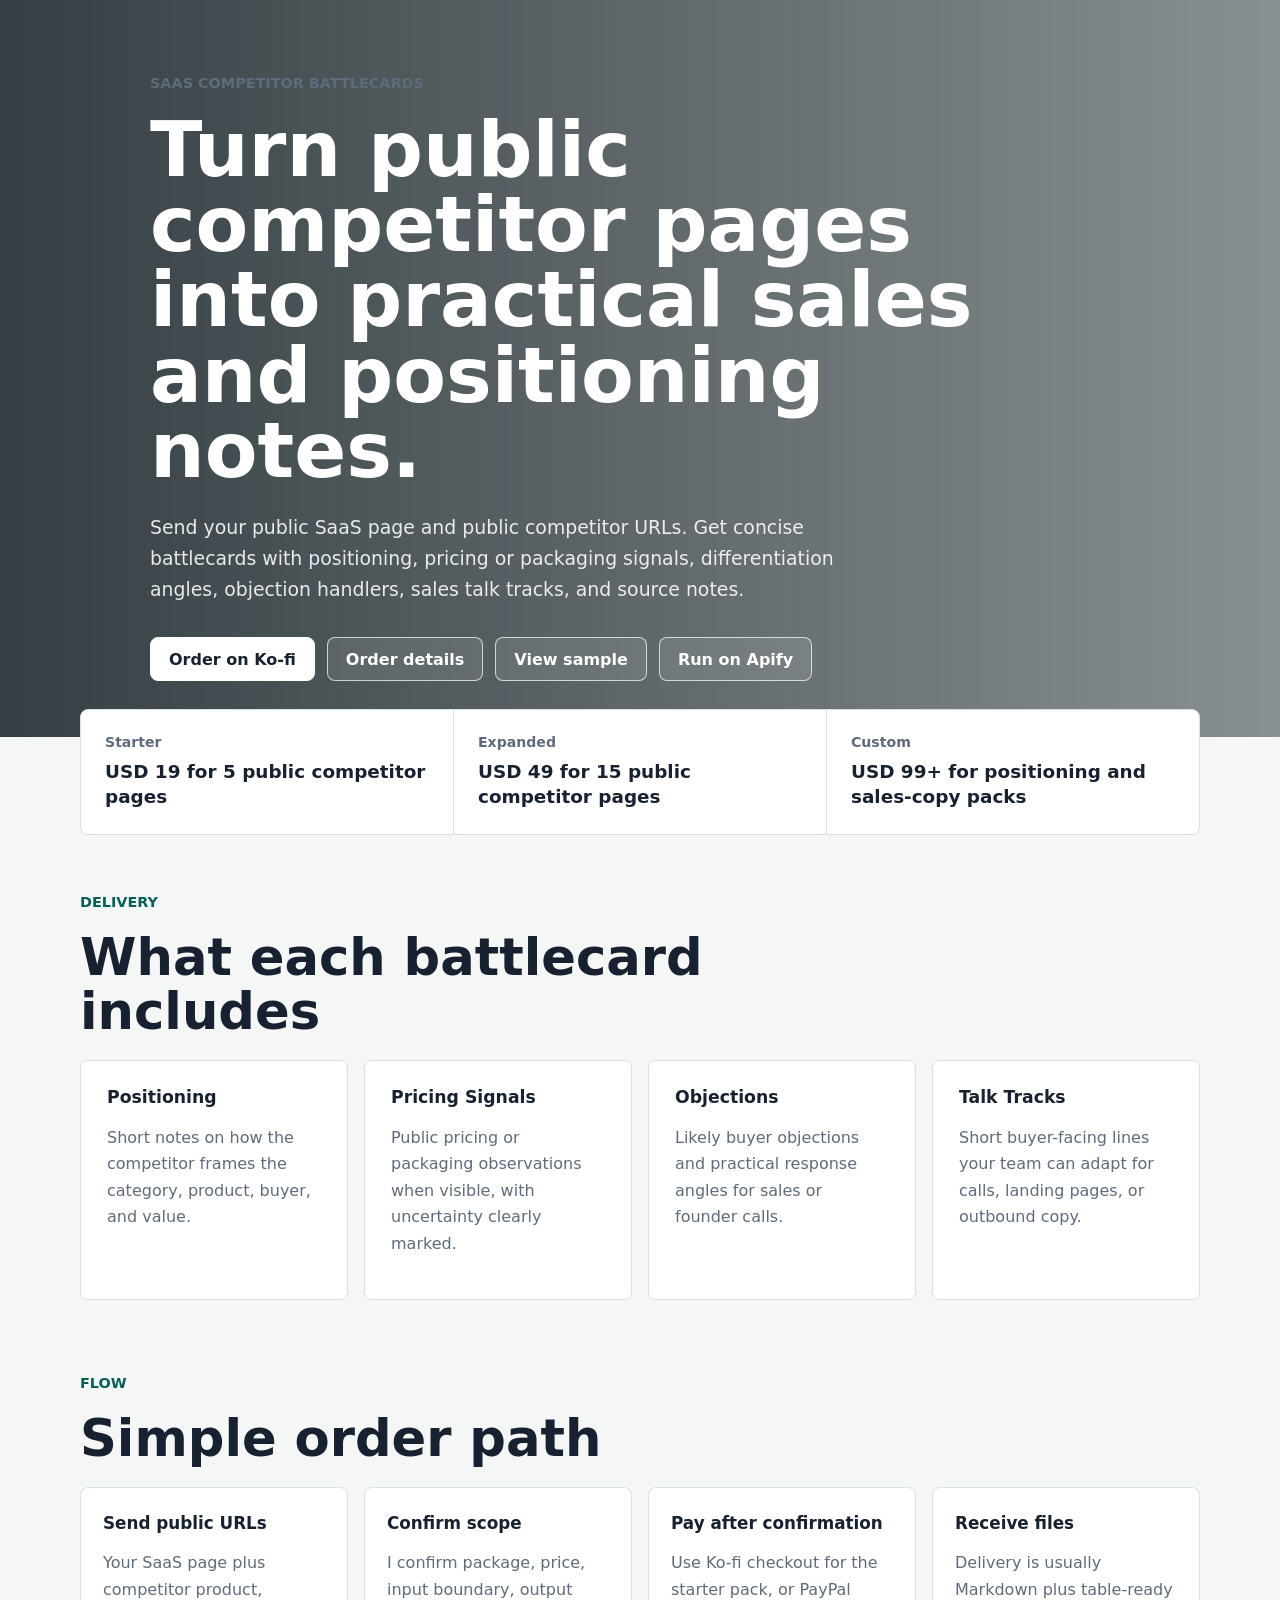
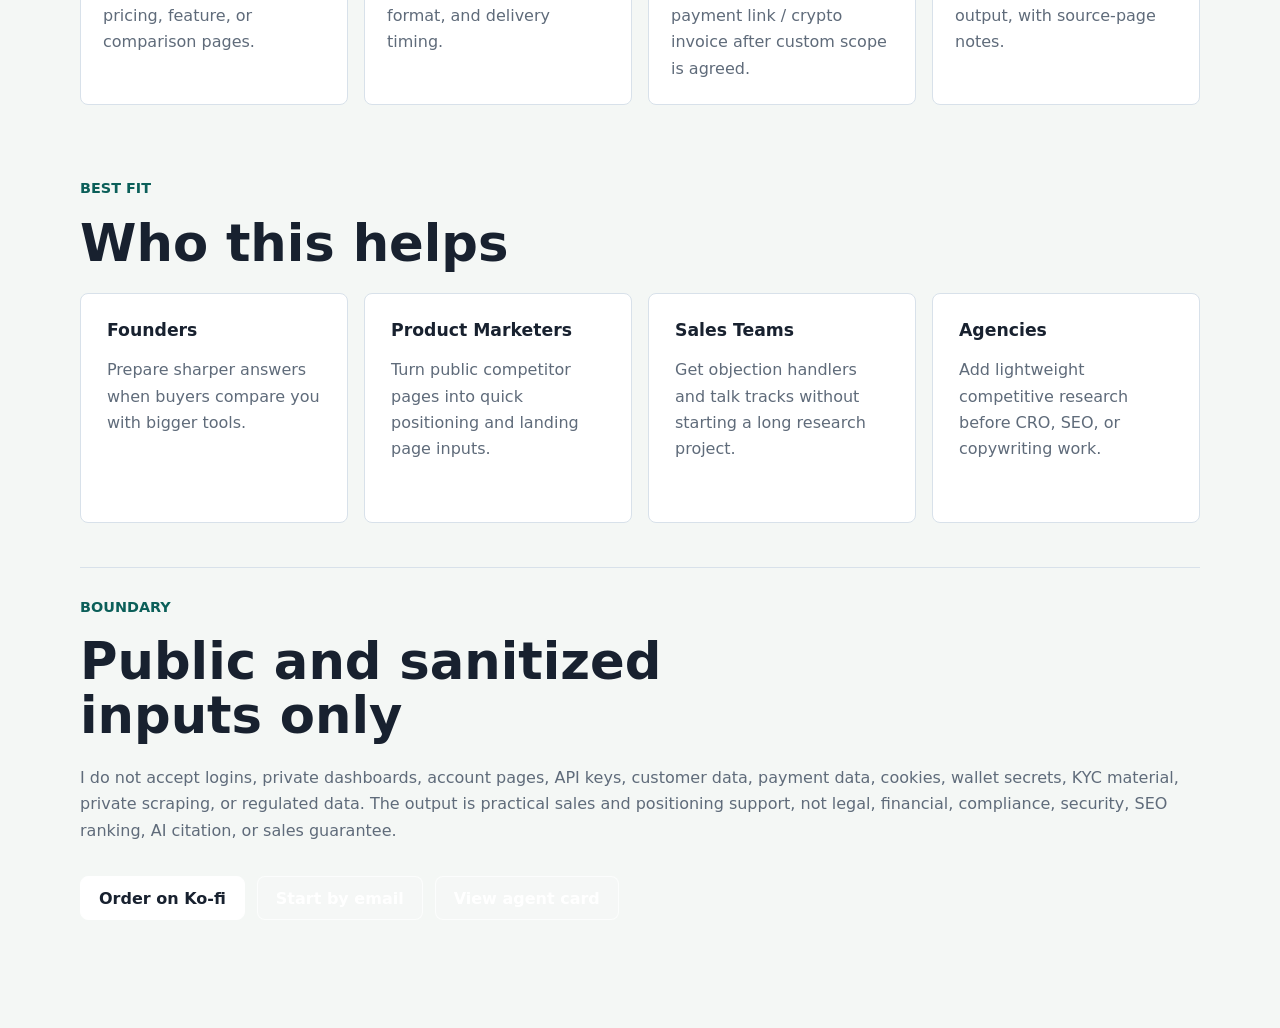
<file: competitor-battlecards.html>
<!doctype html>
<html lang="en">
  <head>
    <meta charset="utf-8" />
    <meta name="viewport" content="width=device-width, initial-scale=1" />
    <title>SaaS Competitor Battlecards | city in the sky</title>
    <meta
      name="description"
      content="Order SaaS competitor battlecards from public websites. Get positioning notes, pricing signals, differentiation angles, objection handlers, and sales talk tracks."
    />
    <script type="application/ld+json">
      {
        "@context": "https://schema.org",
        "@type": "Service",
        "name": "SaaS Competitor Battlecards",
        "provider": {
          "@type": "Organization",
          "name": "city in the sky",
          "url": "https://nonggde.github.io/city-in-the-sky-services/"
        },
        "areaServed": "Worldwide",
        "serviceType": "SaaS competitor research and sales enablement report",
        "description": "Public-website competitor battlecards with positioning notes, pricing signals, differentiation angles, objection handlers, and sales talk tracks.",
        "offers": [
          {
            "@type": "Offer",
            "price": "19",
            "priceCurrency": "USD",
            "name": "Starter competitor battlecards",
            "description": "Five public competitor battlecards delivered as Markdown and table-ready output.",
            "url": "https://ko-fi.com/c/ffaf608889"
          },
          {
            "@type": "Offer",
            "price": "49",
            "priceCurrency": "USD",
            "name": "Expanded competitor battlecards",
            "description": "Fifteen public competitor battlecards delivered as Markdown and table-ready output."
          }
        ]
      }
    </script>
    <link rel="stylesheet" href="styles.css" />
  </head>
  <body class="demo-page">
    <main>
      <section class="demo-hero">
        <div class="demo-hero__copy">
          <p class="eyebrow">SaaS competitor battlecards</p>
          <h1>Turn public competitor pages into practical sales and positioning notes.</h1>
          <p class="lead">
            Send your public SaaS page and public competitor URLs. Get concise battlecards with
            positioning, pricing or packaging signals, differentiation angles, objection handlers,
            sales talk tracks, and source notes.
          </p>
          <div class="actions">
            <a class="button button--primary" href="https://ko-fi.com/c/ffaf608889" rel="noreferrer">Order on Ko-fi</a>
            <a class="button" href="order.html">Order details</a>
            <a class="button" href="battlecard-sample.html">View sample</a>
            <a class="button" href="https://apify.com/city-in-the-sky/saas-competitor-battlecard-generator" rel="noreferrer">Run on Apify</a>
          </div>
        </div>
      </section>

      <section class="demo-strip">
        <div>
          <span>Starter</span>
          <strong>USD 19 for 5 public competitor pages</strong>
        </div>
        <div>
          <span>Expanded</span>
          <strong>USD 49 for 15 public competitor pages</strong>
        </div>
        <div>
          <span>Custom</span>
          <strong>USD 99+ for positioning and sales-copy packs</strong>
        </div>
      </section>

      <section class="demo-content">
        <div class="demo-section-heading">
          <p class="eyebrow">Delivery</p>
          <h2>What each battlecard includes</h2>
        </div>
        <div class="demo-grid">
          <article>
            <h3>Positioning</h3>
            <p>Short notes on how the competitor frames the category, product, buyer, and value.</p>
          </article>
          <article>
            <h3>Pricing Signals</h3>
            <p>Public pricing or packaging observations when visible, with uncertainty clearly marked.</p>
          </article>
          <article>
            <h3>Objections</h3>
            <p>Likely buyer objections and practical response angles for sales or founder calls.</p>
          </article>
          <article>
            <h3>Talk Tracks</h3>
            <p>Short buyer-facing lines your team can adapt for calls, landing pages, or outbound copy.</p>
          </article>
        </div>
      </section>

      <section class="demo-process">
        <div class="demo-section-heading">
          <p class="eyebrow">Flow</p>
          <h2>Simple order path</h2>
        </div>
        <ol>
          <li>
            <strong>Send public URLs</strong>
            Your SaaS page plus competitor product, pricing, feature, or comparison pages.
          </li>
          <li>
            <strong>Confirm scope</strong>
            I confirm package, price, input boundary, output format, and delivery timing.
          </li>
          <li>
            <strong>Pay after confirmation</strong>
            Use Ko-fi checkout for the starter pack, or PayPal payment link / crypto invoice
            after custom scope is agreed.
          </li>
          <li>
            <strong>Receive files</strong>
            Delivery is usually Markdown plus table-ready output, with source-page notes.
          </li>
        </ol>
      </section>

      <section class="demo-content">
        <div class="demo-section-heading">
          <p class="eyebrow">Best fit</p>
          <h2>Who this helps</h2>
        </div>
        <div class="demo-grid">
          <article>
            <h3>Founders</h3>
            <p>Prepare sharper answers when buyers compare you with bigger tools.</p>
          </article>
          <article>
            <h3>Product Marketers</h3>
            <p>Turn public competitor pages into quick positioning and landing page inputs.</p>
          </article>
          <article>
            <h3>Sales Teams</h3>
            <p>Get objection handlers and talk tracks without starting a long research project.</p>
          </article>
          <article>
            <h3>Agencies</h3>
            <p>Add lightweight competitive research before CRO, SEO, or copywriting work.</p>
          </article>
        </div>
      </section>

      <section class="demo-boundary">
        <div class="demo-section-heading">
          <p class="eyebrow">Boundary</p>
          <h2>Public and sanitized inputs only</h2>
        </div>
        <p>
          I do not accept logins, private dashboards, account pages, API keys, customer data,
          payment data, cookies, wallet secrets, KYC material, private scraping, or regulated data.
          The output is practical sales and positioning support, not legal, financial, compliance,
          security, SEO ranking, AI citation, or sales guarantee.
        </p>
        <div class="actions">
          <a class="button button--primary" href="https://ko-fi.com/c/ffaf608889" rel="noreferrer">Order on Ko-fi</a>
          <a class="button" href="order.html">Start by email</a>
          <a class="button" href="agent-card.json">View agent card</a>
        </div>
      </section>
    </main>
  </body>
</html>
</file>
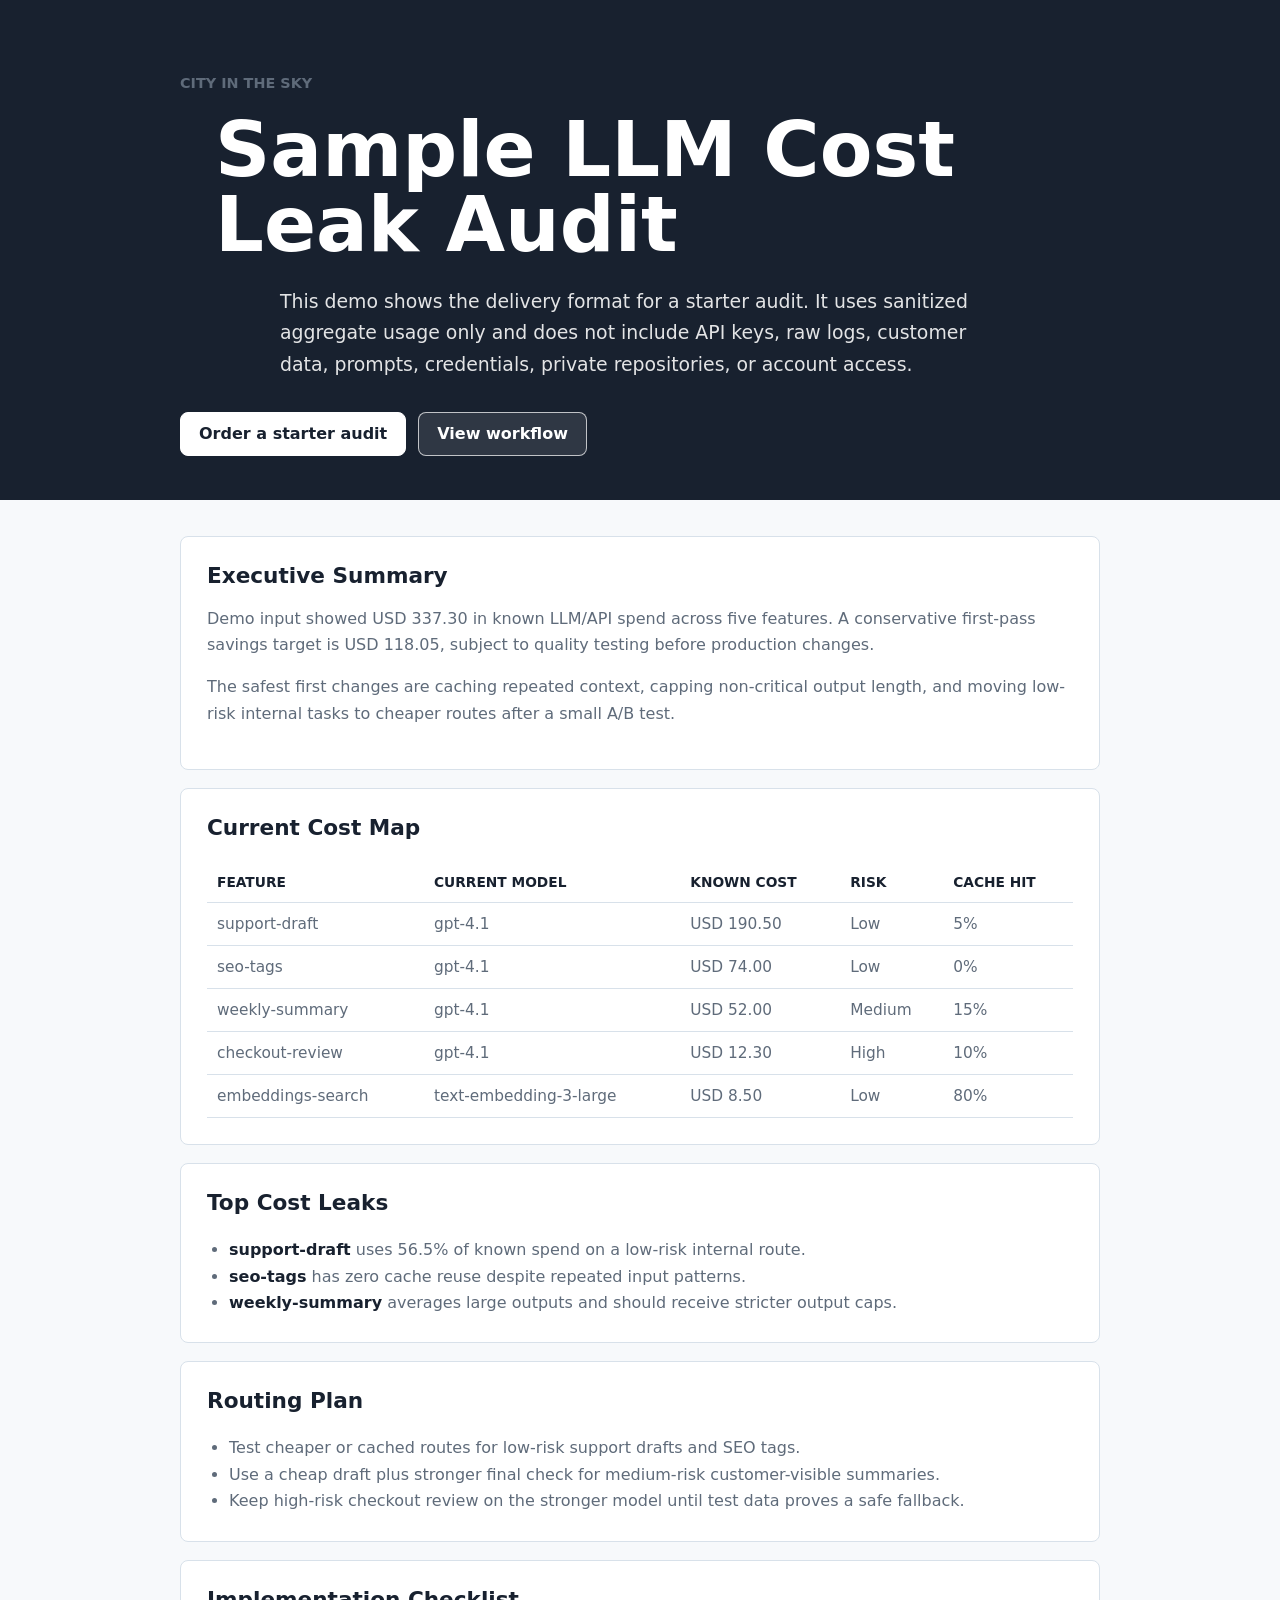
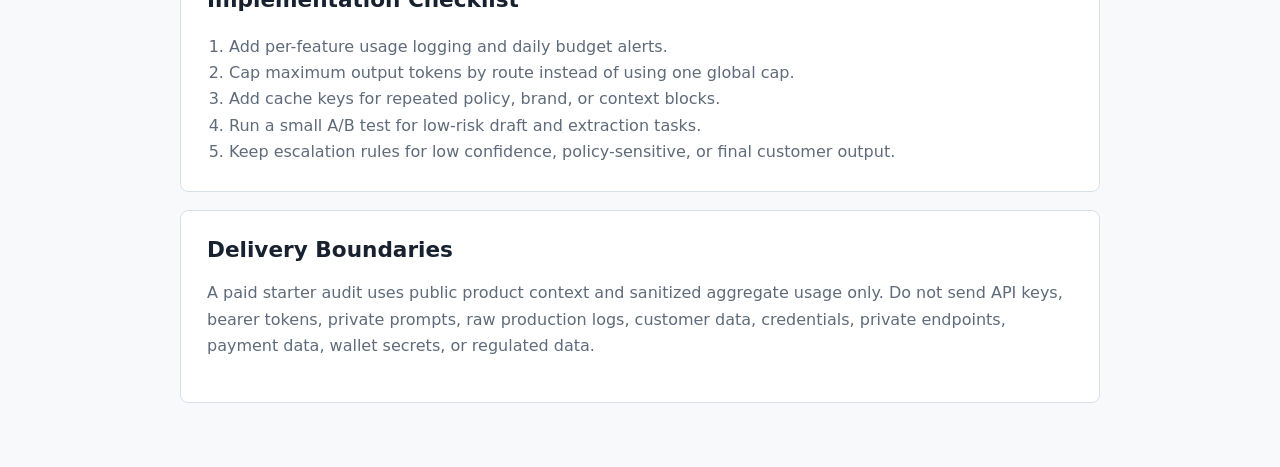
<file: llm-cost-sample.html>
<!doctype html>
<html lang="en">
  <head>
    <meta charset="utf-8" />
    <meta name="viewport" content="width=device-width, initial-scale=1" />
    <title>Sample LLM Cost Leak Audit | city in the sky</title>
    <meta
      name="description"
      content="Sample LLM cost leak audit report from city in the sky using sanitized aggregate usage only."
    />
    <link rel="stylesheet" href="styles.css" />
  </head>
  <body>
    <main class="report-page">
      <section class="report-hero">
        <p class="eyebrow">city in the sky</p>
        <h1>Sample LLM Cost Leak Audit</h1>
        <p class="lead">
          This demo shows the delivery format for a starter audit. It uses sanitized aggregate
          usage only and does not include API keys, raw logs, customer data, prompts, credentials,
          private repositories, or account access.
        </p>
        <div class="actions">
          <a class="button button--primary" href="index.html">Order a starter audit</a>
          <a class="button" href="https://github.com/nonggde/llm-cost-leak-auditor" rel="noreferrer">View workflow</a>
        </div>
      </section>

      <section class="report-body">
        <article>
          <h2>Executive Summary</h2>
          <p>
            Demo input showed USD 337.30 in known LLM/API spend across five features. A conservative
            first-pass savings target is USD 118.05, subject to quality testing before production
            changes.
          </p>
          <p>
            The safest first changes are caching repeated context, capping non-critical output
            length, and moving low-risk internal tasks to cheaper routes after a small A/B test.
          </p>
        </article>

        <article>
          <h2>Current Cost Map</h2>
          <div class="table-wrap">
            <table>
              <thead>
                <tr>
                  <th>Feature</th>
                  <th>Current Model</th>
                  <th>Known Cost</th>
                  <th>Risk</th>
                  <th>Cache Hit</th>
                </tr>
              </thead>
              <tbody>
                <tr>
                  <td>support-draft</td>
                  <td>gpt-4.1</td>
                  <td>USD 190.50</td>
                  <td>Low</td>
                  <td>5%</td>
                </tr>
                <tr>
                  <td>seo-tags</td>
                  <td>gpt-4.1</td>
                  <td>USD 74.00</td>
                  <td>Low</td>
                  <td>0%</td>
                </tr>
                <tr>
                  <td>weekly-summary</td>
                  <td>gpt-4.1</td>
                  <td>USD 52.00</td>
                  <td>Medium</td>
                  <td>15%</td>
                </tr>
                <tr>
                  <td>checkout-review</td>
                  <td>gpt-4.1</td>
                  <td>USD 12.30</td>
                  <td>High</td>
                  <td>10%</td>
                </tr>
                <tr>
                  <td>embeddings-search</td>
                  <td>text-embedding-3-large</td>
                  <td>USD 8.50</td>
                  <td>Low</td>
                  <td>80%</td>
                </tr>
              </tbody>
            </table>
          </div>
        </article>

        <article>
          <h2>Top Cost Leaks</h2>
          <ul>
            <li><strong>support-draft</strong> uses 56.5% of known spend on a low-risk internal route.</li>
            <li><strong>seo-tags</strong> has zero cache reuse despite repeated input patterns.</li>
            <li><strong>weekly-summary</strong> averages large outputs and should receive stricter output caps.</li>
          </ul>
        </article>

        <article>
          <h2>Routing Plan</h2>
          <ul>
            <li>Test cheaper or cached routes for low-risk support drafts and SEO tags.</li>
            <li>Use a cheap draft plus stronger final check for medium-risk customer-visible summaries.</li>
            <li>Keep high-risk checkout review on the stronger model until test data proves a safe fallback.</li>
          </ul>
        </article>

        <article>
          <h2>Implementation Checklist</h2>
          <ol>
            <li>Add per-feature usage logging and daily budget alerts.</li>
            <li>Cap maximum output tokens by route instead of using one global cap.</li>
            <li>Add cache keys for repeated policy, brand, or context blocks.</li>
            <li>Run a small A/B test for low-risk draft and extraction tasks.</li>
            <li>Keep escalation rules for low confidence, policy-sensitive, or final customer output.</li>
          </ol>
        </article>

        <article>
          <h2>Delivery Boundaries</h2>
          <p>
            A paid starter audit uses public product context and sanitized aggregate usage only.
            Do not send API keys, bearer tokens, private prompts, raw production logs, customer data,
            credentials, private endpoints, payment data, wallet secrets, or regulated data.
          </p>
        </article>
      </section>
    </main>
  </body>
</html>
</file>
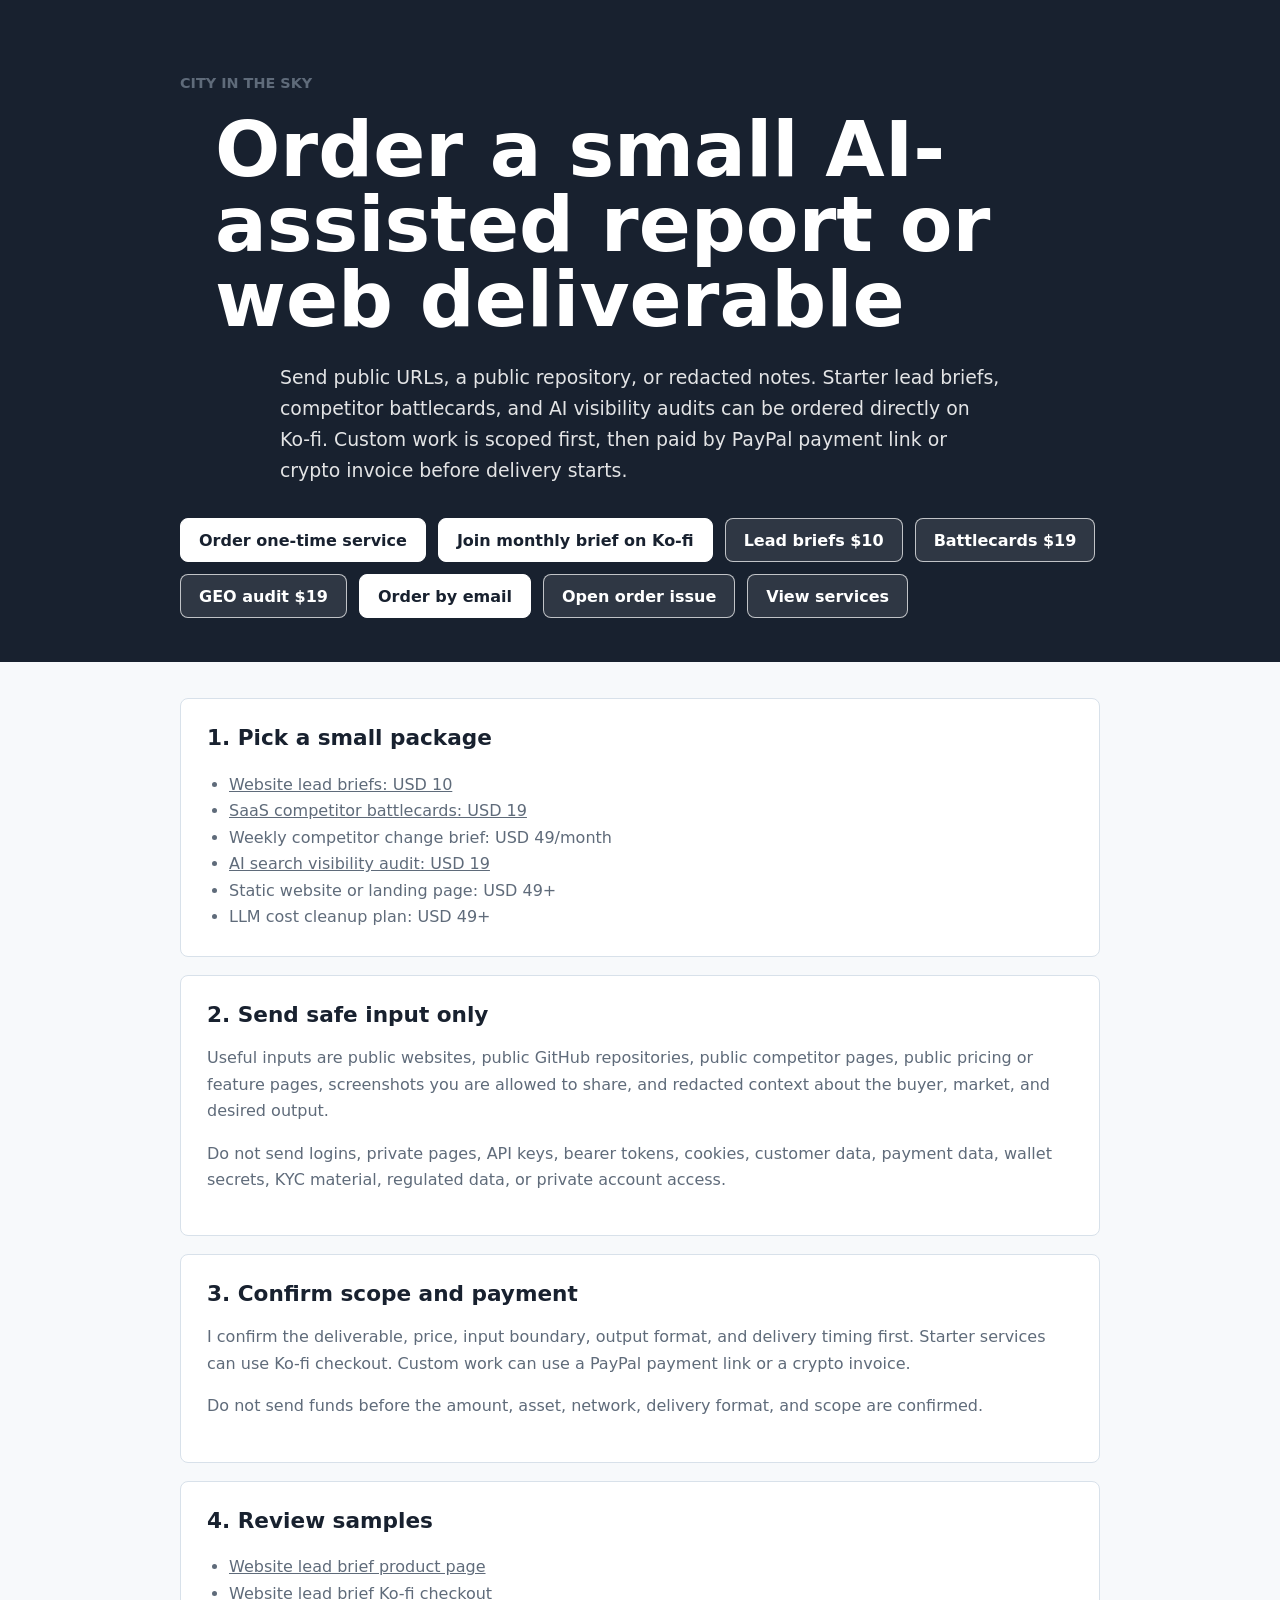
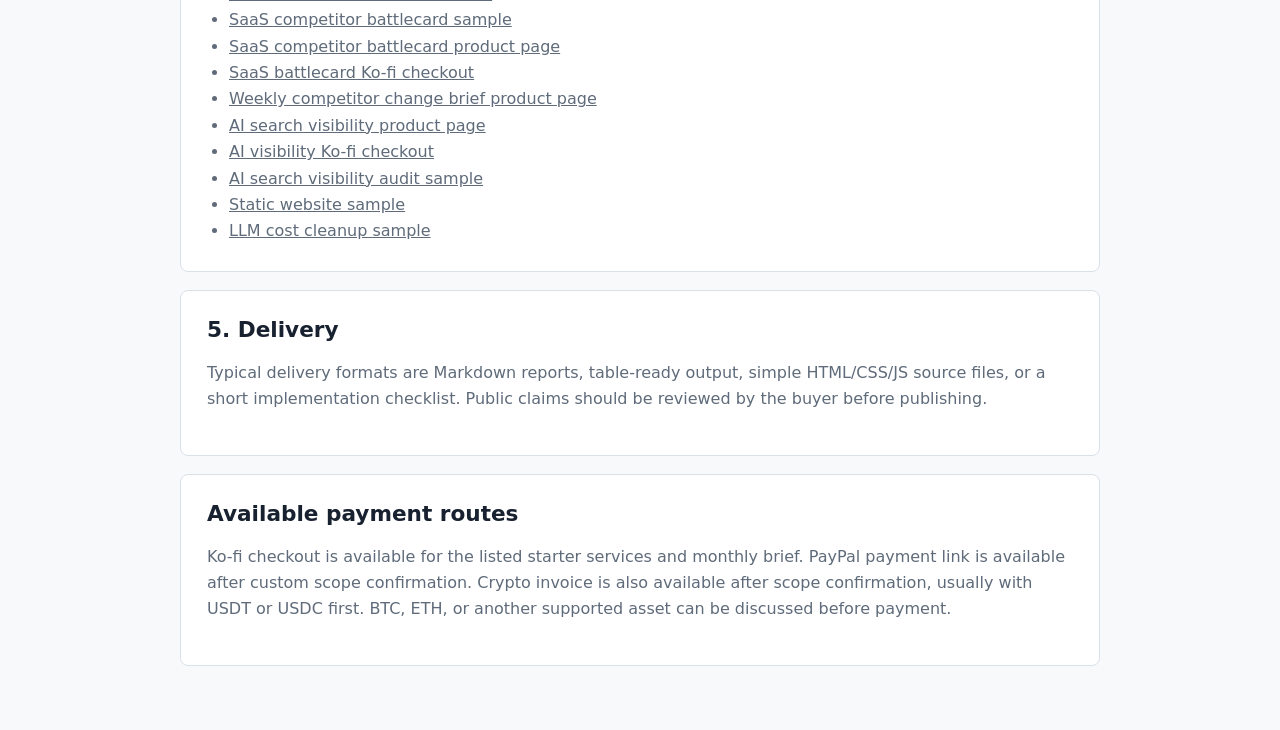
<file: order.html>
<!doctype html>
<html lang="en">
  <head>
    <meta charset="utf-8" />
    <meta name="viewport" content="width=device-width, initial-scale=1" />
    <title>Order Small AI Research Deliverables | city in the sky</title>
    <meta
      name="description"
      content="Order small AI-assisted deliverables from city in the sky using public or sanitized inputs, with Ko-fi checkout, PayPal payment link, or crypto invoice after scope confirmation."
    />
    <link rel="stylesheet" href="styles.css" />
  </head>
  <body>
    <main class="report-page">
      <section class="report-hero">
        <p class="eyebrow">city in the sky</p>
        <h1>Order a small AI-assisted report or web deliverable</h1>
        <p class="lead">
          Send public URLs, a public repository, or redacted notes. Starter lead briefs,
          competitor battlecards, and AI visibility audits can be ordered directly on Ko-fi.
          Custom work is scoped first, then paid by PayPal payment link or crypto invoice before
          delivery starts.
        </p>
        <div class="actions">
          <a class="button button--primary" href="https://ko-fi.com/a13553776411gmailcom/commissions" rel="noreferrer">Order one-time service</a>
          <a class="button button--primary" href="https://ko-fi.com/a13553776411gmailcom/tiers" rel="noreferrer">Join monthly brief on Ko-fi</a>
          <a class="button" href="https://ko-fi.com/c/a81abc4daf" rel="noreferrer">Lead briefs $10</a>
          <a class="button" href="https://ko-fi.com/c/ffaf608889" rel="noreferrer">Battlecards $19</a>
          <a class="button" href="https://ko-fi.com/c/505475561f" rel="noreferrer">GEO audit $19</a>
          <a class="button button--primary" href="mailto:a13553776411@gmail.com?subject=Service%20Order&body=Hi%20city%20in%20the%20sky%2C%0A%0AI%20want%20to%20order%3A%20website%20lead%20briefs%20%2F%20SaaS%20competitor%20battlecards%20%2F%20AI%20visibility%20audit%20%2F%20website%20build%20%2F%20LLM%20cost%20cleanup.%0A%0ASelected%20package%3A%20%0APublic%20website%20URLs%3A%20%0APublic%20competitor%20URLs%20if%20needed%3A%20%0APublic%20repo%20if%20needed%3A%20%0AMy%20company%20or%20offer%20context%3A%20%0ATarget%20buyer%20or%20market%3A%20%0APreferred%20output%3A%20Markdown%20%2F%20CSV%20%2F%20HTML%20%2F%20source%20files%0APreferred%20payment%3A%20PayPal%20payment%20link%20%2F%20USDT%20%2F%20USDC%20%2F%20BTC%20%2F%20ETH%20%2F%20other%0A%0AI%20confirm%20this%20order%20uses%20public%20or%20sanitized%20inputs%20only%20and%20does%20not%20include%20logins%2C%20private%20data%2C%20API%20keys%2C%20credentials%2C%20customer%20data%2C%20payment%20data%2C%20wallet%20secrets%2C%20or%20regulated%20data.">Order by email</a>
          <a class="button" href="https://github.com/nonggde/city-in-the-sky-services/issues/new?template=order-starter.yml" rel="noreferrer">Open order issue</a>
          <a class="button" href="index.html">View services</a>
        </div>
      </section>

      <section class="report-body">
        <article>
          <h2>1. Pick a small package</h2>
          <ul>
            <li><a href="https://ko-fi.com/c/a81abc4daf" rel="noreferrer">Website lead briefs: USD 10</a></li>
            <li><a href="https://ko-fi.com/c/ffaf608889" rel="noreferrer">SaaS competitor battlecards: USD 19</a></li>
            <li>Weekly competitor change brief: USD 49/month</li>
            <li><a href="https://ko-fi.com/c/505475561f" rel="noreferrer">AI search visibility audit: USD 19</a></li>
            <li>Static website or landing page: USD 49+</li>
            <li>LLM cost cleanup plan: USD 49+</li>
          </ul>
        </article>

        <article>
          <h2>2. Send safe input only</h2>
          <p>
            Useful inputs are public websites, public GitHub repositories, public competitor pages,
            public pricing or feature pages, screenshots you are allowed to share, and redacted
            context about the buyer, market, and desired output.
          </p>
          <p>
            Do not send logins, private pages, API keys, bearer tokens, cookies, customer data,
            payment data, wallet secrets, KYC material, regulated data, or private account access.
          </p>
        </article>

        <article>
          <h2>3. Confirm scope and payment</h2>
          <p>
            I confirm the deliverable, price, input boundary, output format, and delivery timing
            first. Starter services can use Ko-fi checkout. Custom work can use a PayPal payment
            link or a crypto invoice.
          </p>
          <p>
            Do not send funds before the amount, asset, network, delivery format, and scope are
            confirmed.
          </p>
        </article>

        <article>
          <h2>4. Review samples</h2>
          <ul>
            <li><a href="website-lead-briefs.html">Website lead brief product page</a></li>
            <li><a href="https://ko-fi.com/c/a81abc4daf" rel="noreferrer">Website lead brief Ko-fi checkout</a></li>
            <li><a href="battlecard-sample.html">SaaS competitor battlecard sample</a></li>
            <li><a href="competitor-battlecards.html">SaaS competitor battlecard product page</a></li>
            <li><a href="https://ko-fi.com/c/ffaf608889" rel="noreferrer">SaaS battlecard Ko-fi checkout</a></li>
            <li><a href="weekly-competitor-change-brief.html">Weekly competitor change brief product page</a></li>
            <li><a href="ai-search-visibility.html">AI search visibility product page</a></li>
            <li><a href="https://ko-fi.com/c/505475561f" rel="noreferrer">AI visibility Ko-fi checkout</a></li>
            <li><a href="ai-visibility-sample.html">AI search visibility audit sample</a></li>
            <li><a href="web-demo.html">Static website sample</a></li>
            <li><a href="llm-cost-sample.html">LLM cost cleanup sample</a></li>
          </ul>
        </article>

        <article>
          <h2>5. Delivery</h2>
          <p>
            Typical delivery formats are Markdown reports, table-ready output, simple HTML/CSS/JS
            source files, or a short implementation checklist. Public claims should be reviewed by
            the buyer before publishing.
          </p>
        </article>

        <article>
          <h2>Available payment routes</h2>
          <p>
            Ko-fi checkout is available for the listed starter services and monthly brief. PayPal
            payment link is available after custom scope confirmation. Crypto invoice is also
            available after scope confirmation, usually with USDT or USDC first. BTC, ETH, or
            another supported asset can be discussed before payment.
          </p>
        </article>
      </section>
    </main>
  </body>
</html>
</file>
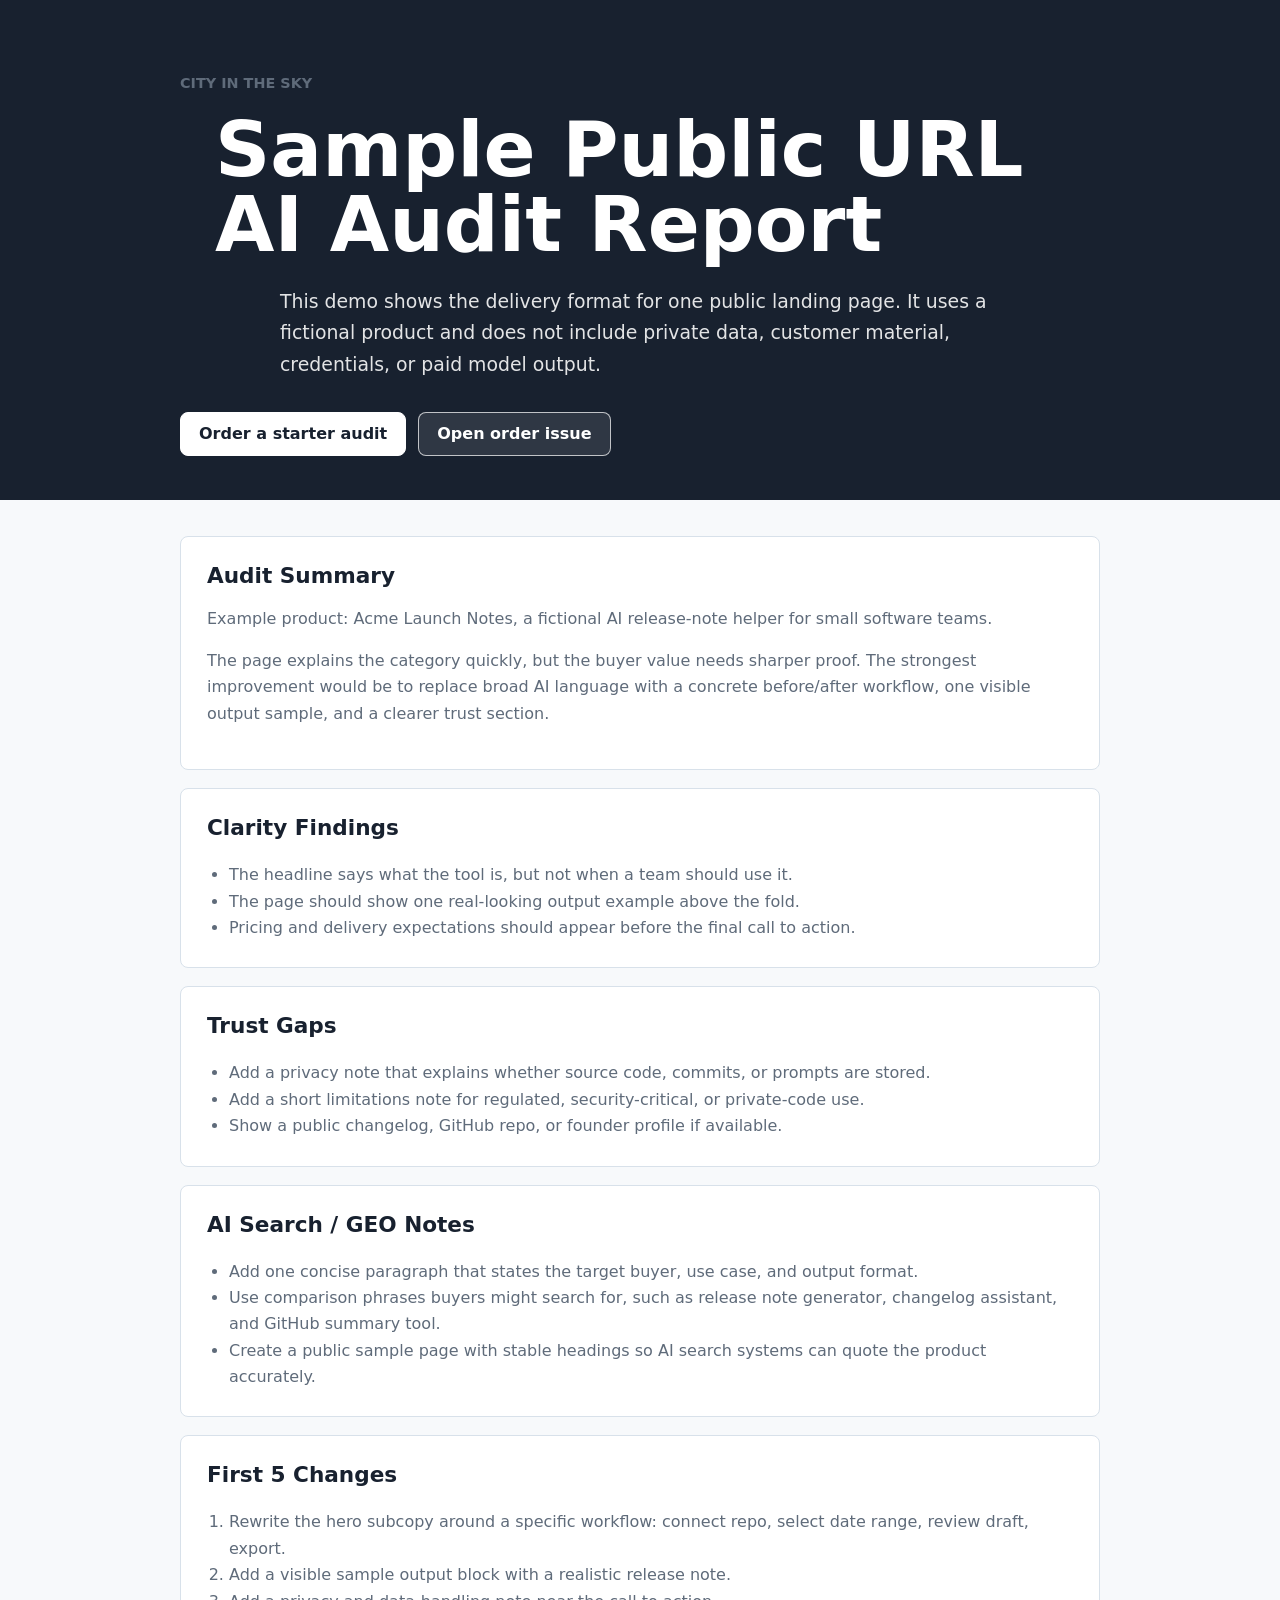
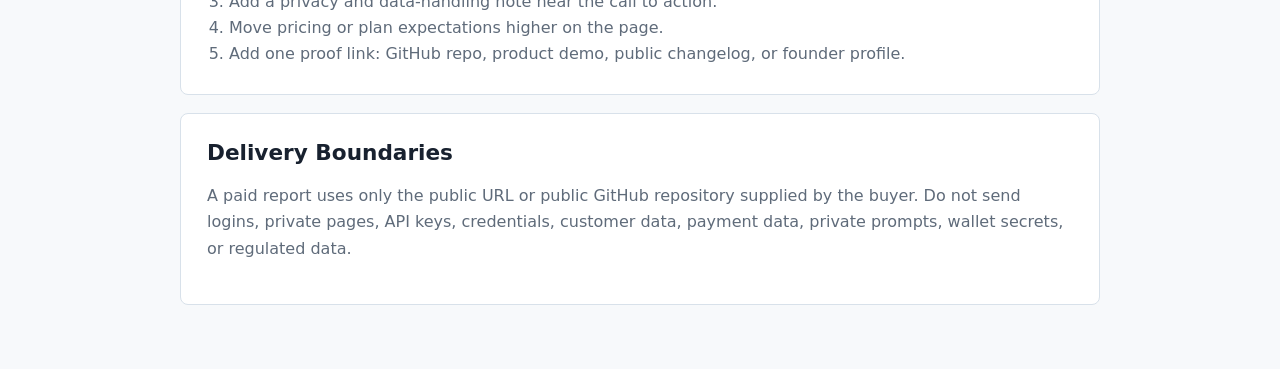
<file: sample.html>
<!doctype html>
<html lang="en">
  <head>
    <meta charset="utf-8" />
    <meta name="viewport" content="width=device-width, initial-scale=1" />
    <title>Sample Report | city in the sky</title>
    <meta
      name="description"
      content="Sample public URL AI audit report format from city in the sky."
    />
    <link rel="stylesheet" href="styles.css" />
  </head>
  <body>
    <main class="report-page">
      <section class="report-hero">
        <p class="eyebrow">city in the sky</p>
        <h1>Sample Public URL AI Audit Report</h1>
        <p class="lead">
          This demo shows the delivery format for one public landing page. It uses a fictional
          product and does not include private data, customer material, credentials, or paid model
          output.
        </p>
        <div class="actions">
          <a class="button button--primary" href="index.html">Order a starter audit</a>
          <a class="button" href="https://github.com/nonggde/city-in-the-sky-services/issues/new?template=order-starter.yml" rel="noreferrer">Open order issue</a>
        </div>
      </section>

      <section class="report-body">
        <article>
          <h2>Audit Summary</h2>
          <p>
            Example product: Acme Launch Notes, a fictional AI release-note helper for small
            software teams.
          </p>
          <p>
            The page explains the category quickly, but the buyer value needs sharper proof. The
            strongest improvement would be to replace broad AI language with a concrete before/after
            workflow, one visible output sample, and a clearer trust section.
          </p>
        </article>

        <article>
          <h2>Clarity Findings</h2>
          <ul>
            <li>The headline says what the tool is, but not when a team should use it.</li>
            <li>The page should show one real-looking output example above the fold.</li>
            <li>Pricing and delivery expectations should appear before the final call to action.</li>
          </ul>
        </article>

        <article>
          <h2>Trust Gaps</h2>
          <ul>
            <li>Add a privacy note that explains whether source code, commits, or prompts are stored.</li>
            <li>Add a short limitations note for regulated, security-critical, or private-code use.</li>
            <li>Show a public changelog, GitHub repo, or founder profile if available.</li>
          </ul>
        </article>

        <article>
          <h2>AI Search / GEO Notes</h2>
          <ul>
            <li>Add one concise paragraph that states the target buyer, use case, and output format.</li>
            <li>Use comparison phrases buyers might search for, such as release note generator, changelog assistant, and GitHub summary tool.</li>
            <li>Create a public sample page with stable headings so AI search systems can quote the product accurately.</li>
          </ul>
        </article>

        <article>
          <h2>First 5 Changes</h2>
          <ol>
            <li>Rewrite the hero subcopy around a specific workflow: connect repo, select date range, review draft, export.</li>
            <li>Add a visible sample output block with a realistic release note.</li>
            <li>Add a privacy and data-handling note near the call to action.</li>
            <li>Move pricing or plan expectations higher on the page.</li>
            <li>Add one proof link: GitHub repo, product demo, public changelog, or founder profile.</li>
          </ol>
        </article>

        <article>
          <h2>Delivery Boundaries</h2>
          <p>
            A paid report uses only the public URL or public GitHub repository supplied by the buyer.
            Do not send logins, private pages, API keys, credentials, customer data, payment data,
            private prompts, wallet secrets, or regulated data.
          </p>
        </article>
      </section>
    </main>
  </body>
</html>
</file>
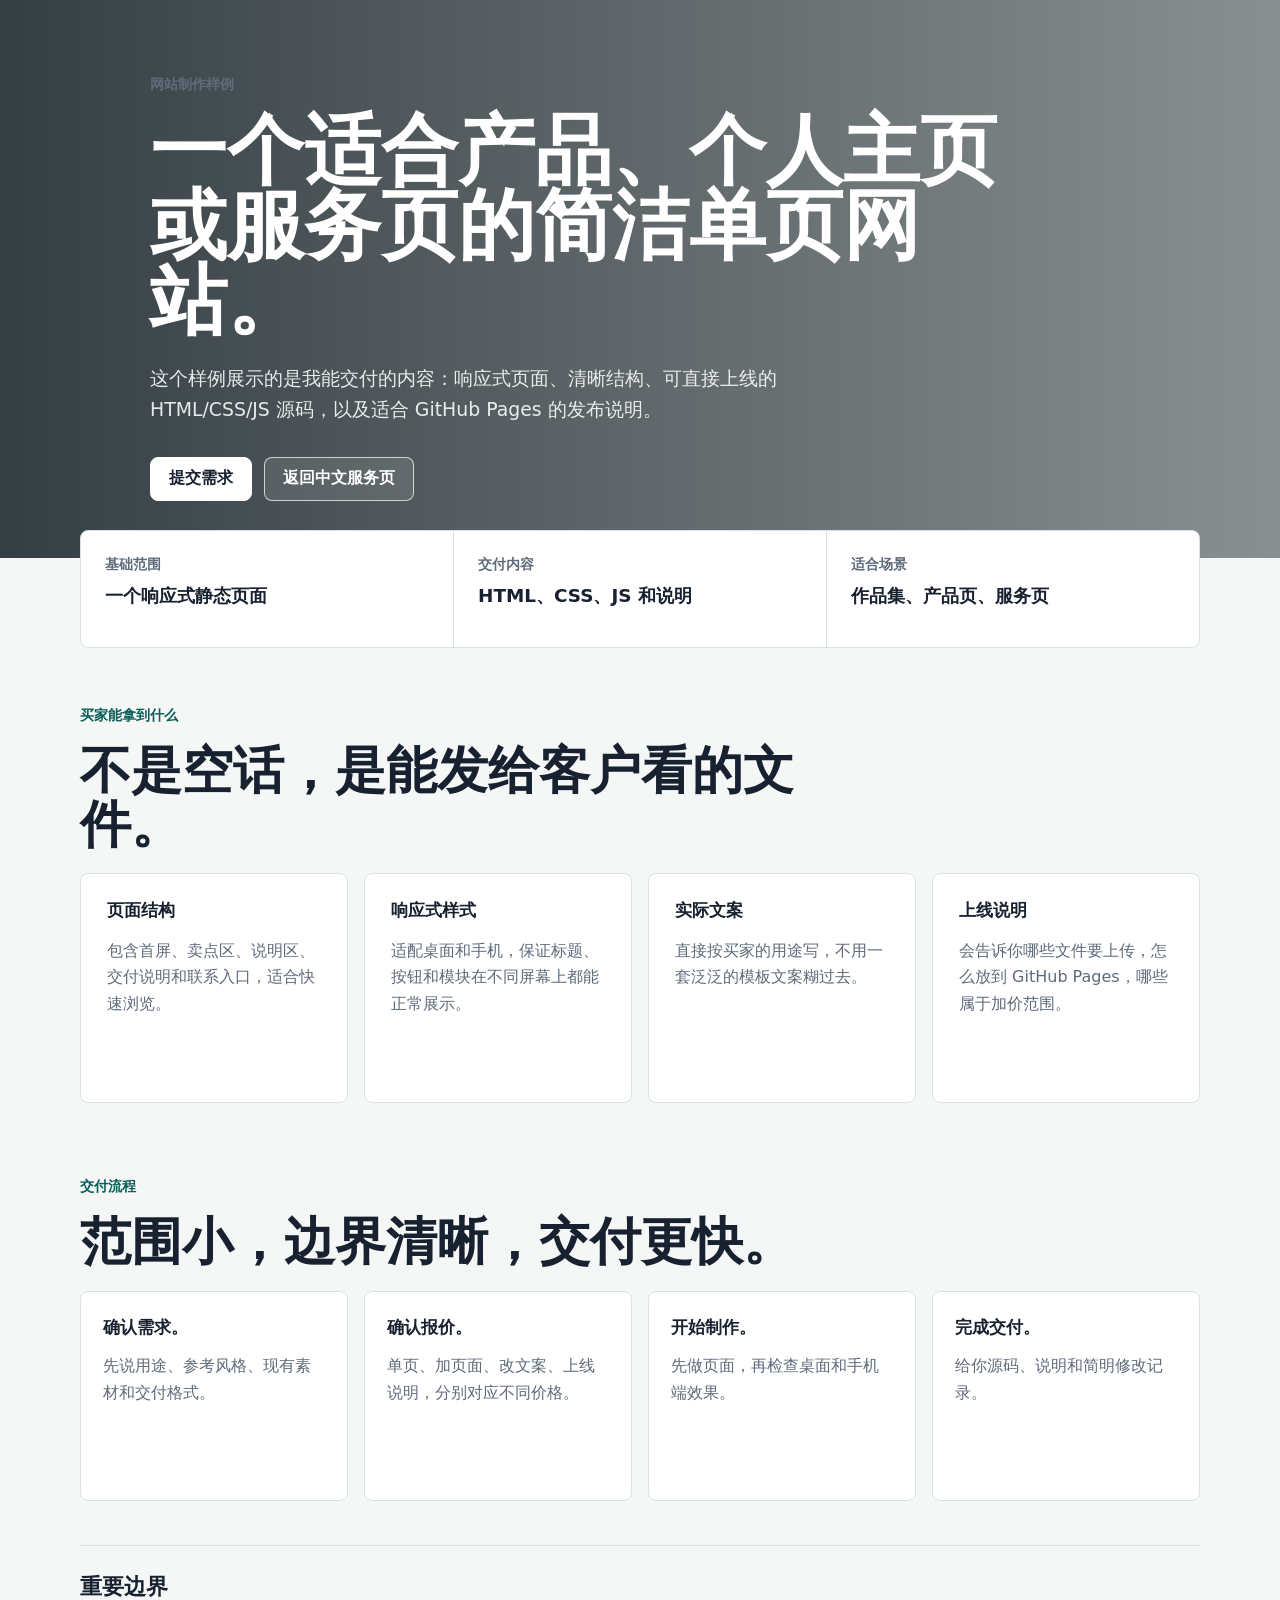
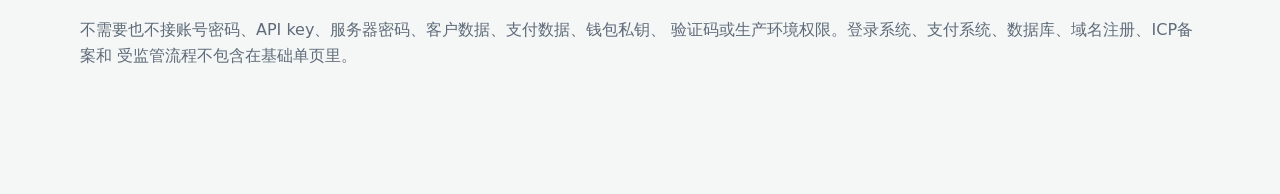
<file: web-demo-zh.html>
<!doctype html>
<html lang="zh-CN">
  <head>
    <meta charset="utf-8" />
    <meta name="viewport" content="width=device-width, initial-scale=1" />
    <title>网站制作样例 | city in the sky</title>
    <meta
      name="description"
      content="一个可直接展示给买家的响应式网站/落地页样例，适合闲鱼发布网页制作服务。"
    />
    <link rel="stylesheet" href="styles.css" />
  </head>
  <body class="demo-page">
    <main>
      <section class="demo-hero">
        <div class="demo-hero__copy">
          <p class="eyebrow">网站制作样例</p>
          <h1>一个适合产品、个人主页或服务页的简洁单页网站。</h1>
          <p class="lead">
            这个样例展示的是我能交付的内容：响应式页面、清晰结构、可直接上线的
            HTML/CSS/JS 源码，以及适合 GitHub Pages 的发布说明。
          </p>
          <div class="actions">
            <a class="button button--primary" href="https://github.com/nonggde/city-in-the-sky-services/issues/new?template=website-build-order.yml" rel="noreferrer">提交需求</a>
            <a class="button" href="zh.html">返回中文服务页</a>
          </div>
        </div>
      </section>

      <section class="demo-strip">
        <div>
          <span>基础范围</span>
          <strong>一个响应式静态页面</strong>
        </div>
        <div>
          <span>交付内容</span>
          <strong>HTML、CSS、JS 和说明</strong>
        </div>
        <div>
          <span>适合场景</span>
          <strong>作品集、产品页、服务页</strong>
        </div>
      </section>

      <section class="demo-content">
        <div class="demo-section-heading">
          <p class="eyebrow">买家能拿到什么</p>
          <h2>不是空话，是能发给客户看的文件。</h2>
        </div>
        <div class="demo-grid">
          <article>
            <h3>页面结构</h3>
            <p>
              包含首屏、卖点区、说明区、交付说明和联系入口，适合快速浏览。
            </p>
          </article>
          <article>
            <h3>响应式样式</h3>
            <p>
              适配桌面和手机，保证标题、按钮和模块在不同屏幕上都能正常展示。
            </p>
          </article>
          <article>
            <h3>实际文案</h3>
            <p>
              直接按买家的用途写，不用一套泛泛的模板文案糊过去。
            </p>
          </article>
          <article>
            <h3>上线说明</h3>
            <p>
              会告诉你哪些文件要上传，怎么放到 GitHub Pages，哪些属于加价范围。
            </p>
          </article>
        </div>
      </section>

      <section class="demo-process">
        <div class="demo-section-heading">
          <p class="eyebrow">交付流程</p>
          <h2>范围小，边界清晰，交付更快。</h2>
        </div>
        <ol>
          <li>
            <strong>确认需求。</strong>
            先说用途、参考风格、现有素材和交付格式。
          </li>
          <li>
            <strong>确认报价。</strong>
            单页、加页面、改文案、上线说明，分别对应不同价格。
          </li>
          <li>
            <strong>开始制作。</strong>
            先做页面，再检查桌面和手机端效果。
          </li>
          <li>
            <strong>完成交付。</strong>
            给你源码、说明和简明修改记录。
          </li>
        </ol>
      </section>

      <section class="demo-boundary">
        <h2>重要边界</h2>
        <p>
          不需要也不接账号密码、API key、服务器密码、客户数据、支付数据、钱包私钥、
          验证码或生产环境权限。登录系统、支付系统、数据库、域名注册、ICP备案和
          受监管流程不包含在基础单页里。
        </p>
      </section>
    </main>
  </body>
</html>
</file>
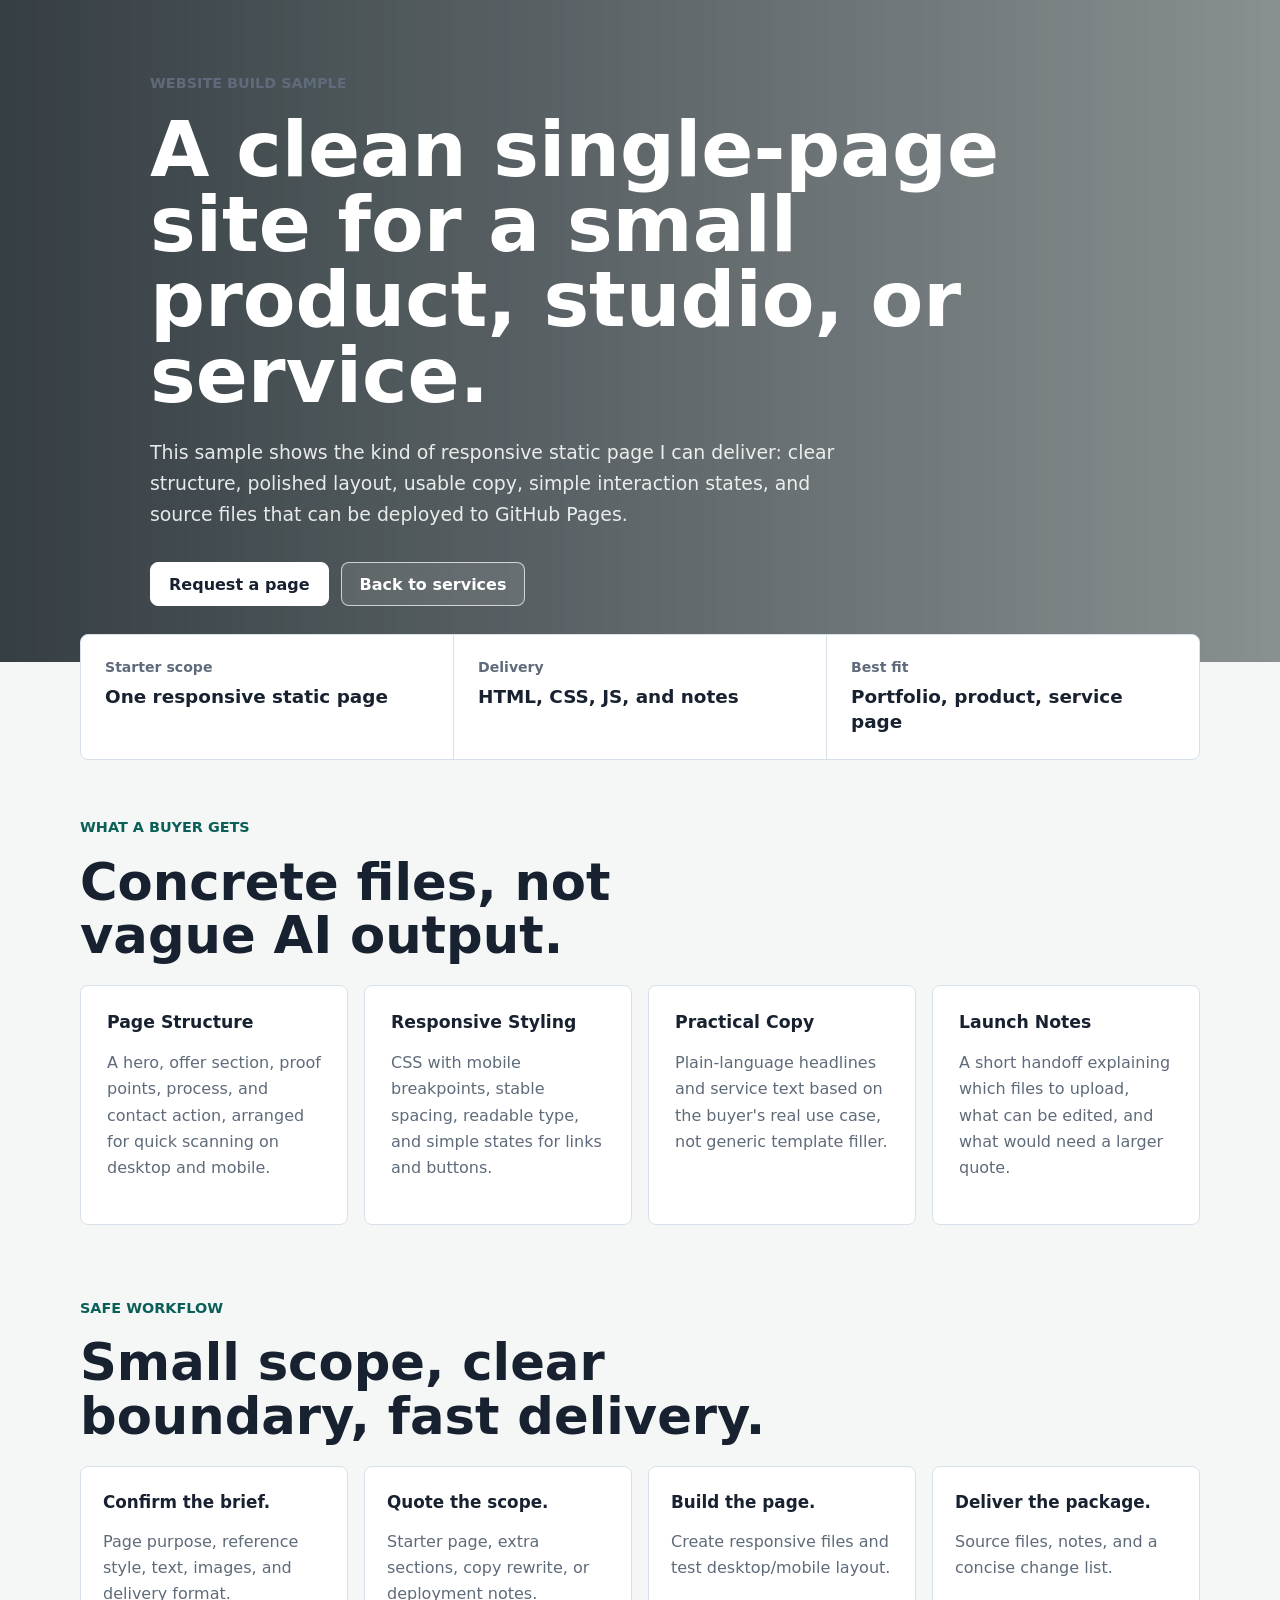
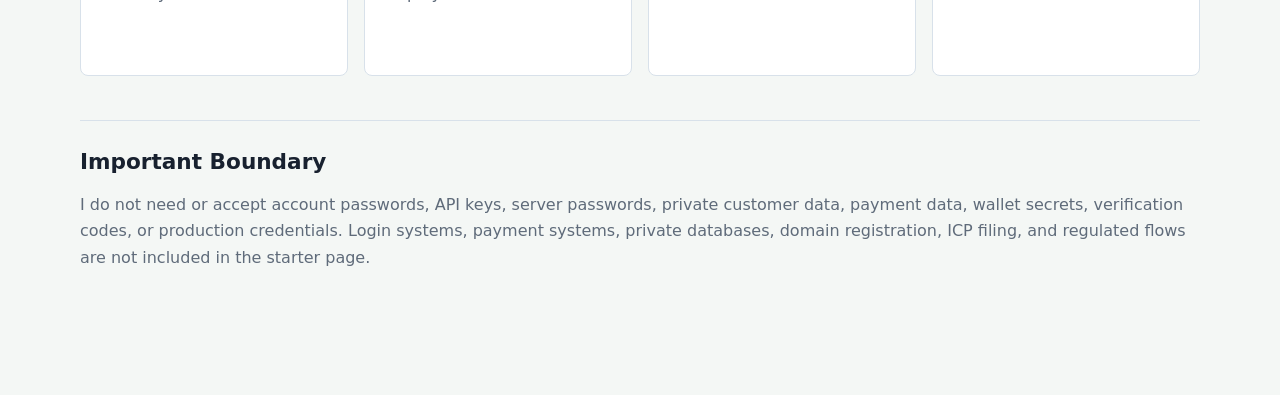
<file: web-demo.html>
<!doctype html>
<html lang="en">
  <head>
    <meta charset="utf-8" />
    <meta name="viewport" content="width=device-width, initial-scale=1" />
    <title>Website Build Sample | city in the sky</title>
    <meta
      name="description"
      content="A sample responsive landing page showing the type of static website deliverable available from city in the sky."
    />
    <link rel="stylesheet" href="styles.css" />
  </head>
  <body class="demo-page">
    <main>
      <section class="demo-hero">
        <div class="demo-hero__copy">
          <p class="eyebrow">Website build sample</p>
          <h1>A clean single-page site for a small product, studio, or service.</h1>
          <p class="lead">
            This sample shows the kind of responsive static page I can deliver:
            clear structure, polished layout, usable copy, simple interaction states,
            and source files that can be deployed to GitHub Pages.
          </p>
          <div class="actions">
            <a class="button button--primary" href="https://github.com/nonggde/city-in-the-sky-services/issues/new?template=website-build-order.yml" rel="noreferrer">Request a page</a>
            <a class="button" href="index.html">Back to services</a>
          </div>
        </div>
      </section>

      <section class="demo-strip">
        <div>
          <span>Starter scope</span>
          <strong>One responsive static page</strong>
        </div>
        <div>
          <span>Delivery</span>
          <strong>HTML, CSS, JS, and notes</strong>
        </div>
        <div>
          <span>Best fit</span>
          <strong>Portfolio, product, service page</strong>
        </div>
      </section>

      <section class="demo-content">
        <div class="demo-section-heading">
          <p class="eyebrow">What a buyer gets</p>
          <h2>Concrete files, not vague AI output.</h2>
        </div>
        <div class="demo-grid">
          <article>
            <h3>Page Structure</h3>
            <p>
              A hero, offer section, proof points, process, and contact action,
              arranged for quick scanning on desktop and mobile.
            </p>
          </article>
          <article>
            <h3>Responsive Styling</h3>
            <p>
              CSS with mobile breakpoints, stable spacing, readable type, and
              simple states for links and buttons.
            </p>
          </article>
          <article>
            <h3>Practical Copy</h3>
            <p>
              Plain-language headlines and service text based on the buyer's
              real use case, not generic template filler.
            </p>
          </article>
          <article>
            <h3>Launch Notes</h3>
            <p>
              A short handoff explaining which files to upload, what can be
              edited, and what would need a larger quote.
            </p>
          </article>
        </div>
      </section>

      <section class="demo-process">
        <div class="demo-section-heading">
          <p class="eyebrow">Safe workflow</p>
          <h2>Small scope, clear boundary, fast delivery.</h2>
        </div>
        <ol>
          <li>
            <strong>Confirm the brief.</strong>
            Page purpose, reference style, text, images, and delivery format.
          </li>
          <li>
            <strong>Quote the scope.</strong>
            Starter page, extra sections, copy rewrite, or deployment notes.
          </li>
          <li>
            <strong>Build the page.</strong>
            Create responsive files and test desktop/mobile layout.
          </li>
          <li>
            <strong>Deliver the package.</strong>
            Source files, notes, and a concise change list.
          </li>
        </ol>
      </section>

      <section class="demo-boundary">
        <h2>Important Boundary</h2>
        <p>
          I do not need or accept account passwords, API keys, server passwords,
          private customer data, payment data, wallet secrets, verification codes,
          or production credentials. Login systems, payment systems, private
          databases, domain registration, ICP filing, and regulated flows are not
          included in the starter page.
        </p>
      </section>
    </main>
  </body>
</html>
</file>
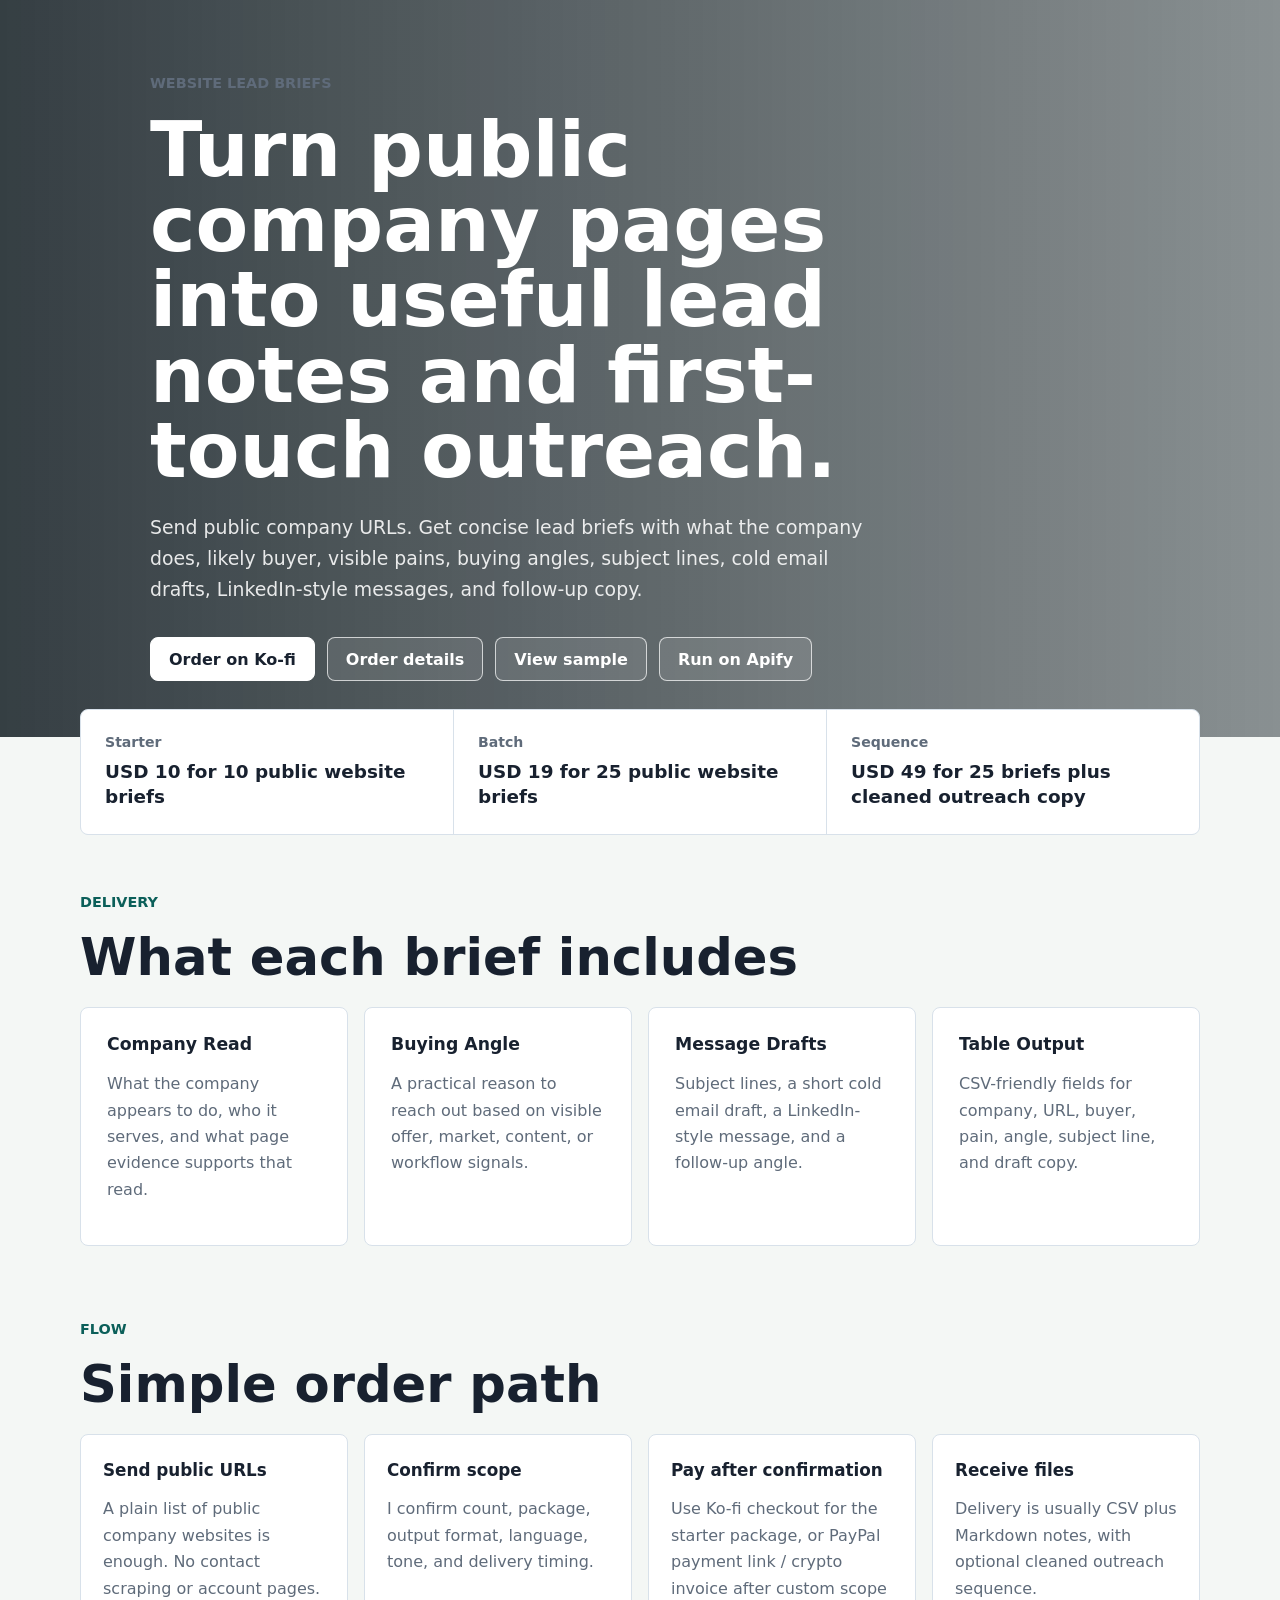
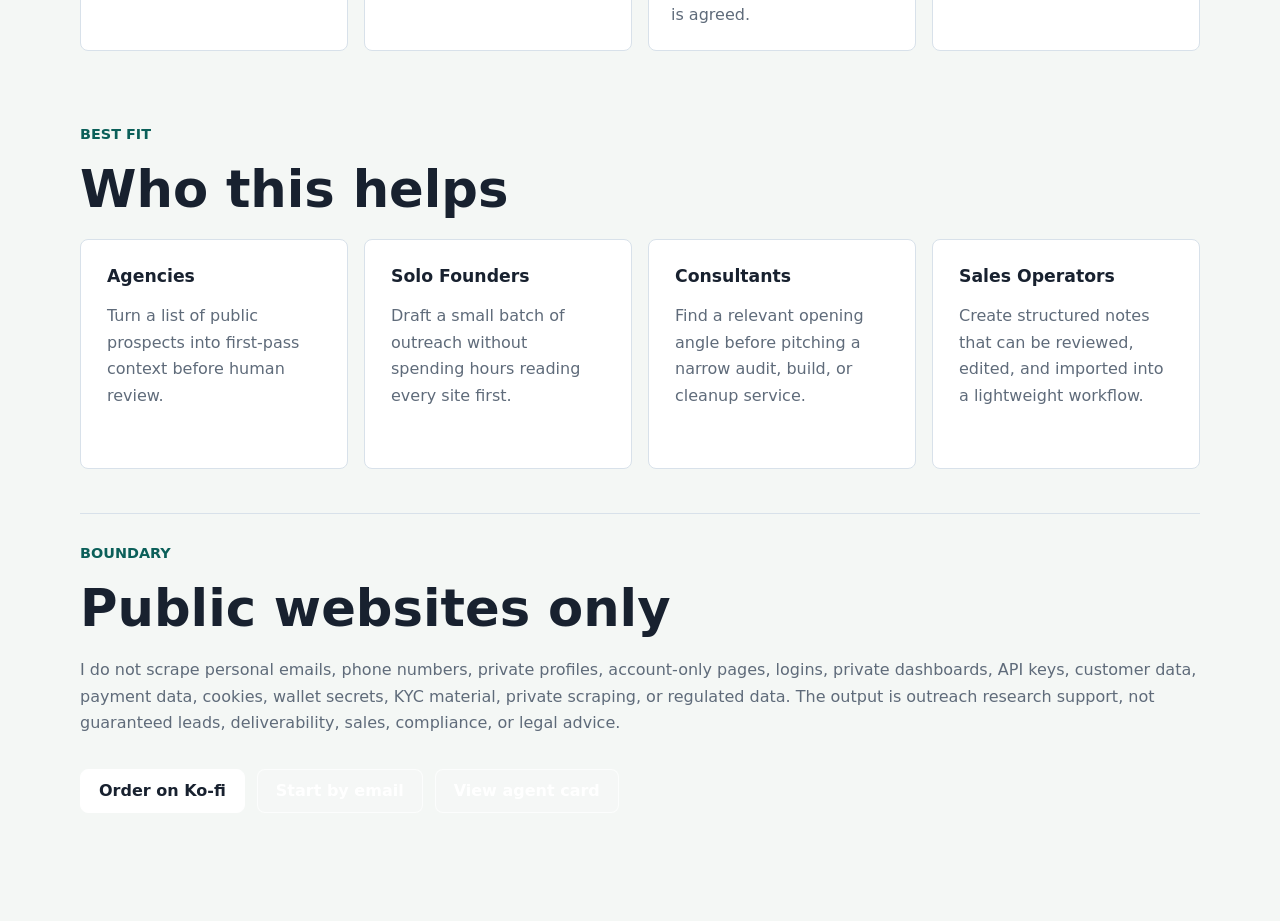
<file: website-lead-briefs.html>
<!doctype html>
<html lang="en">
  <head>
    <meta charset="utf-8" />
    <meta name="viewport" content="width=device-width, initial-scale=1" />
    <title>Website Lead Briefs and Outreach Drafts | city in the sky</title>
    <meta
      name="description"
      content="Order website lead briefs and outreach drafts from public company URLs. Get buying angles, pain points, subject lines, cold emails, and follow-up copy."
    />
    <script type="application/ld+json">
      {
        "@context": "https://schema.org",
        "@type": "Service",
        "name": "Website Lead Briefs and Outreach Drafts",
        "provider": {
          "@type": "Organization",
          "name": "city in the sky",
          "url": "https://nonggde.github.io/city-in-the-sky-services/"
        },
        "areaServed": "Worldwide",
        "serviceType": "Public website lead research and outreach drafting",
        "description": "Public-company website briefs with buying angles, pain points, subject lines, cold email drafts, and follow-up copy.",
        "offers": [
          {
            "@type": "Offer",
            "price": "10",
            "priceCurrency": "USD",
            "name": "Starter website lead briefs",
            "description": "Ten public company website briefs delivered as CSV and Markdown.",
            "url": "https://ko-fi.com/c/a81abc4daf"
          },
          {
            "@type": "Offer",
            "price": "19",
            "priceCurrency": "USD",
            "name": "Batch website lead briefs",
            "description": "Twenty-five public company website briefs delivered as CSV and Markdown."
          },
          {
            "@type": "Offer",
            "price": "49",
            "priceCurrency": "USD",
            "name": "Briefs plus outreach sequence",
            "description": "Twenty-five public website briefs plus a cleaned outreach sequence."
          }
        ]
      }
    </script>
    <link rel="stylesheet" href="styles.css" />
  </head>
  <body class="demo-page">
    <main>
      <section class="demo-hero">
        <div class="demo-hero__copy">
          <p class="eyebrow">Website lead briefs</p>
          <h1>Turn public company pages into useful lead notes and first-touch outreach.</h1>
          <p class="lead">
            Send public company URLs. Get concise lead briefs with what the company does, likely
            buyer, visible pains, buying angles, subject lines, cold email drafts, LinkedIn-style
            messages, and follow-up copy.
          </p>
          <div class="actions">
            <a class="button button--primary" href="https://ko-fi.com/c/a81abc4daf" rel="noreferrer">Order on Ko-fi</a>
            <a class="button" href="order.html">Order details</a>
            <a class="button" href="https://github.com/nonggde/website-lead-brief-actor/blob/main/examples/model-backed-sample.md" rel="noreferrer">View sample</a>
            <a class="button" href="https://apify.com/city-in-the-sky/website-lead-brief-generator" rel="noreferrer">Run on Apify</a>
          </div>
        </div>
      </section>

      <section class="demo-strip">
        <div>
          <span>Starter</span>
          <strong>USD 10 for 10 public website briefs</strong>
        </div>
        <div>
          <span>Batch</span>
          <strong>USD 19 for 25 public website briefs</strong>
        </div>
        <div>
          <span>Sequence</span>
          <strong>USD 49 for 25 briefs plus cleaned outreach copy</strong>
        </div>
      </section>

      <section class="demo-content">
        <div class="demo-section-heading">
          <p class="eyebrow">Delivery</p>
          <h2>What each brief includes</h2>
        </div>
        <div class="demo-grid">
          <article>
            <h3>Company Read</h3>
            <p>What the company appears to do, who it serves, and what page evidence supports that read.</p>
          </article>
          <article>
            <h3>Buying Angle</h3>
            <p>A practical reason to reach out based on visible offer, market, content, or workflow signals.</p>
          </article>
          <article>
            <h3>Message Drafts</h3>
            <p>Subject lines, a short cold email draft, a LinkedIn-style message, and a follow-up angle.</p>
          </article>
          <article>
            <h3>Table Output</h3>
            <p>CSV-friendly fields for company, URL, buyer, pain, angle, subject line, and draft copy.</p>
          </article>
        </div>
      </section>

      <section class="demo-process">
        <div class="demo-section-heading">
          <p class="eyebrow">Flow</p>
          <h2>Simple order path</h2>
        </div>
        <ol>
          <li>
            <strong>Send public URLs</strong>
            A plain list of public company websites is enough. No contact scraping or account pages.
          </li>
          <li>
            <strong>Confirm scope</strong>
            I confirm count, package, output format, language, tone, and delivery timing.
          </li>
          <li>
            <strong>Pay after confirmation</strong>
            Use Ko-fi checkout for the starter package, or PayPal payment link / crypto invoice
            after custom scope is agreed.
          </li>
          <li>
            <strong>Receive files</strong>
            Delivery is usually CSV plus Markdown notes, with optional cleaned outreach sequence.
          </li>
        </ol>
      </section>

      <section class="demo-content">
        <div class="demo-section-heading">
          <p class="eyebrow">Best fit</p>
          <h2>Who this helps</h2>
        </div>
        <div class="demo-grid">
          <article>
            <h3>Agencies</h3>
            <p>Turn a list of public prospects into first-pass context before human review.</p>
          </article>
          <article>
            <h3>Solo Founders</h3>
            <p>Draft a small batch of outreach without spending hours reading every site first.</p>
          </article>
          <article>
            <h3>Consultants</h3>
            <p>Find a relevant opening angle before pitching a narrow audit, build, or cleanup service.</p>
          </article>
          <article>
            <h3>Sales Operators</h3>
            <p>Create structured notes that can be reviewed, edited, and imported into a lightweight workflow.</p>
          </article>
        </div>
      </section>

      <section class="demo-boundary">
        <div class="demo-section-heading">
          <p class="eyebrow">Boundary</p>
          <h2>Public websites only</h2>
        </div>
        <p>
          I do not scrape personal emails, phone numbers, private profiles, account-only pages,
          logins, private dashboards, API keys, customer data, payment data, cookies, wallet
          secrets, KYC material, private scraping, or regulated data. The output is outreach
          research support, not guaranteed leads, deliverability, sales, compliance, or legal advice.
        </p>
        <div class="actions">
          <a class="button button--primary" href="https://ko-fi.com/c/a81abc4daf" rel="noreferrer">Order on Ko-fi</a>
          <a class="button" href="order.html">Start by email</a>
          <a class="button" href="agent-card.json">View agent card</a>
        </div>
      </section>
    </main>
  </body>
</html>
</file>
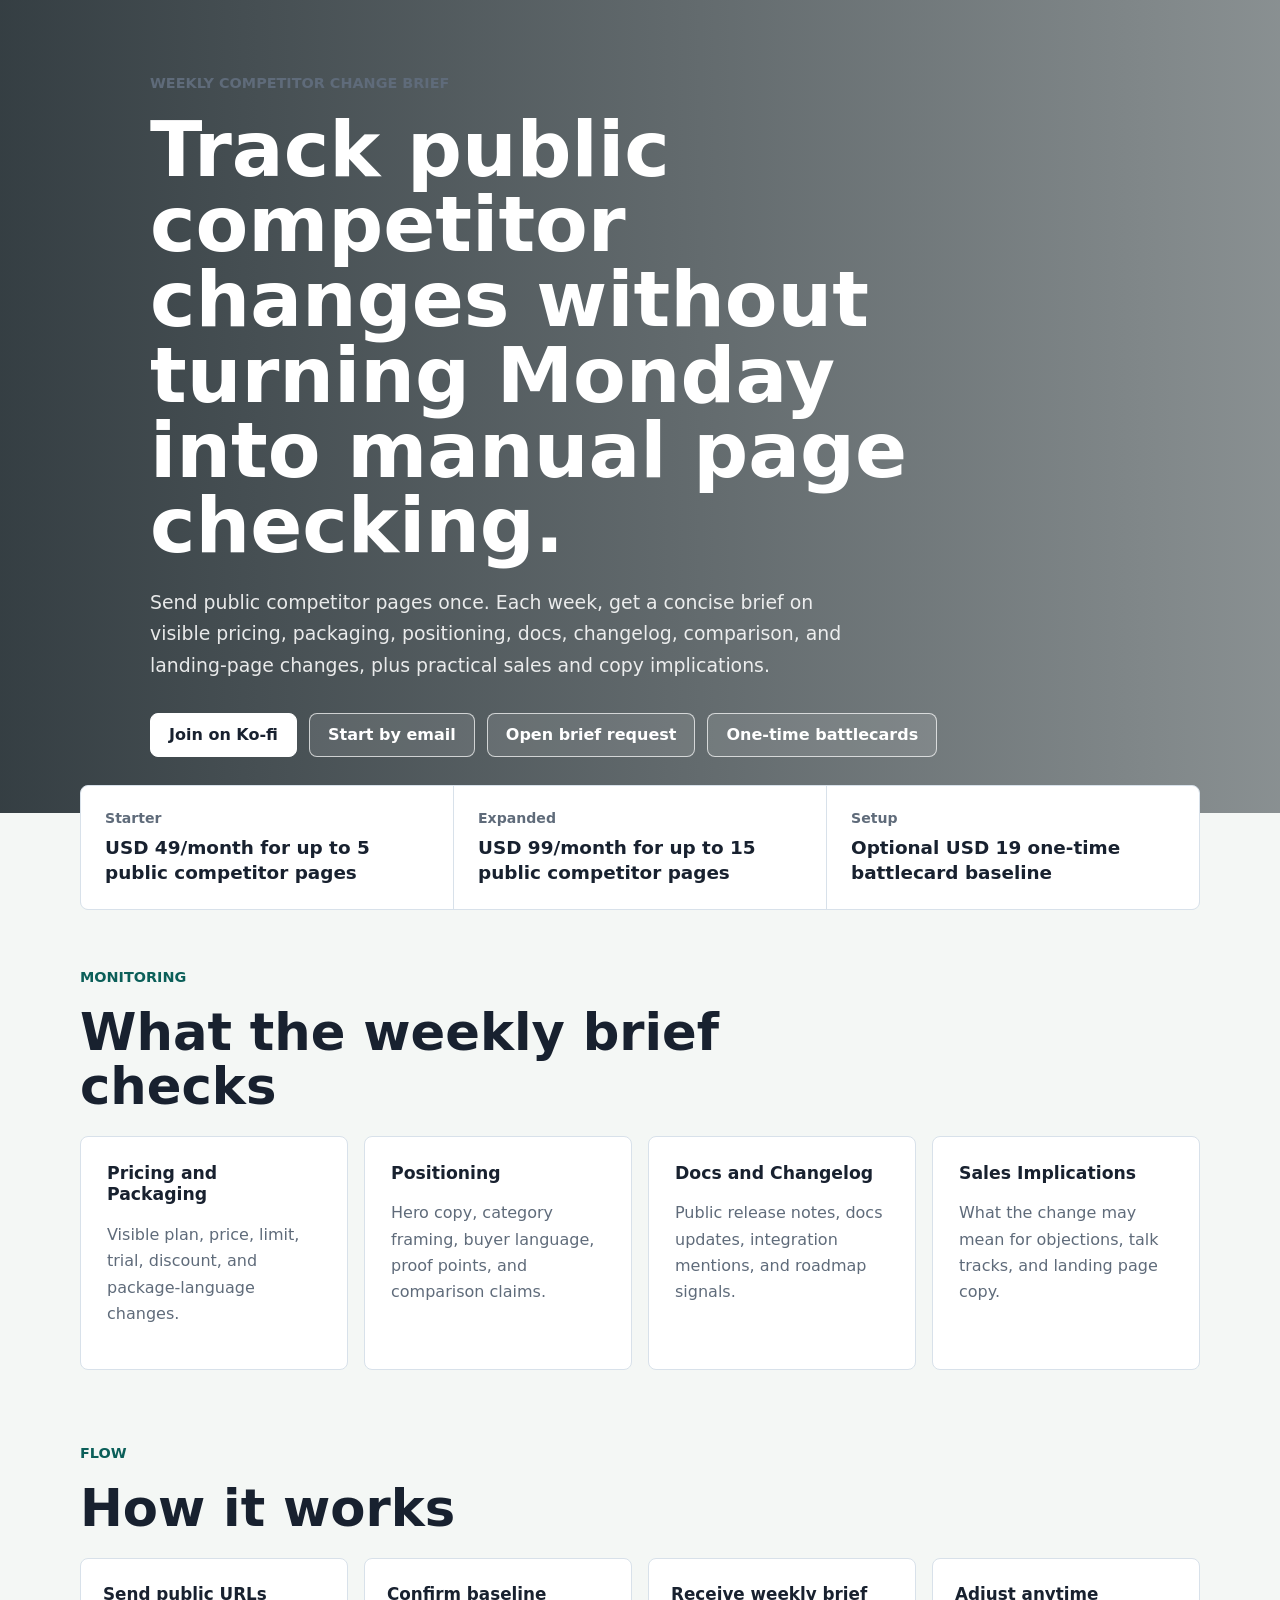
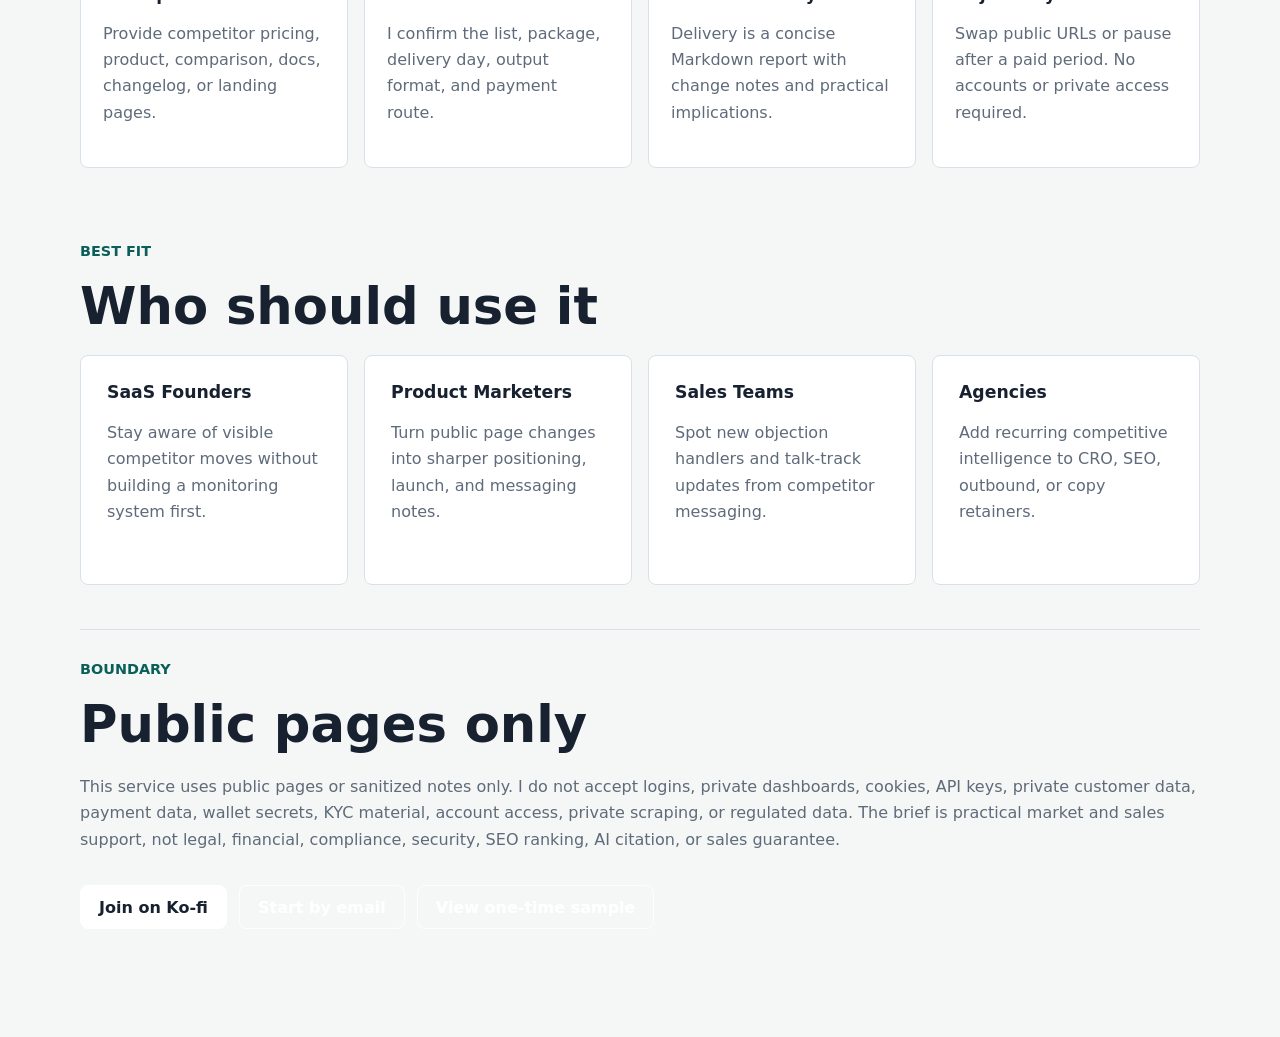
<file: weekly-competitor-change-brief.html>
<!doctype html>
<html lang="en">
  <head>
    <meta charset="utf-8" />
    <meta name="viewport" content="width=device-width, initial-scale=1" />
    <title>Weekly Competitor Change Brief | city in the sky</title>
    <meta
      name="description"
      content="Order a weekly competitor change brief from public SaaS pages. Track public pricing, packaging, positioning, changelog, docs, and landing page changes."
    />
    <script type="application/ld+json">
      {
        "@context": "https://schema.org",
        "@type": "Service",
        "name": "Weekly Competitor Change Brief",
        "provider": {
          "@type": "Organization",
          "name": "city in the sky",
          "url": "https://nonggde.github.io/city-in-the-sky-services/"
        },
        "areaServed": "Worldwide",
        "serviceType": "Recurring public SaaS competitor monitoring brief",
        "description": "Weekly Markdown brief from public competitor pages covering pricing, packaging, positioning, changelog, docs, comparison, and landing page changes.",
        "offers": [
          {
            "@type": "Offer",
            "price": "49",
            "priceCurrency": "USD",
            "name": "Starter weekly competitor change brief",
            "description": "Weekly public-page change brief for up to five competitor pages."
          },
          {
            "@type": "Offer",
            "price": "99",
            "priceCurrency": "USD",
            "name": "Expanded weekly competitor change brief",
            "description": "Weekly public-page change brief for up to fifteen competitor pages."
          }
        ]
      }
    </script>
    <link rel="stylesheet" href="styles.css" />
  </head>
  <body class="demo-page">
    <main>
      <section class="demo-hero">
        <div class="demo-hero__copy">
          <p class="eyebrow">Weekly competitor change brief</p>
          <h1>Track public competitor changes without turning Monday into manual page checking.</h1>
          <p class="lead">
            Send public competitor pages once. Each week, get a concise brief on visible pricing,
            packaging, positioning, docs, changelog, comparison, and landing-page changes, plus
            practical sales and copy implications.
          </p>
          <div class="actions">
            <a class="button button--primary" href="https://ko-fi.com/a13553776411gmailcom/tiers" rel="noreferrer">Join on Ko-fi</a>
            <a class="button" href="order.html">Start by email</a>
            <a class="button" href="https://github.com/nonggde/city-in-the-sky-services/issues/new?template=weekly-competitor-brief-order.yml" rel="noreferrer">Open brief request</a>
            <a class="button" href="competitor-battlecards.html">One-time battlecards</a>
          </div>
        </div>
      </section>

      <section class="demo-strip">
        <div>
          <span>Starter</span>
          <strong>USD 49/month for up to 5 public competitor pages</strong>
        </div>
        <div>
          <span>Expanded</span>
          <strong>USD 99/month for up to 15 public competitor pages</strong>
        </div>
        <div>
          <span>Setup</span>
          <strong>Optional USD 19 one-time battlecard baseline</strong>
        </div>
      </section>

      <section class="demo-content">
        <div class="demo-section-heading">
          <p class="eyebrow">Monitoring</p>
          <h2>What the weekly brief checks</h2>
        </div>
        <div class="demo-grid">
          <article>
            <h3>Pricing and Packaging</h3>
            <p>Visible plan, price, limit, trial, discount, and package-language changes.</p>
          </article>
          <article>
            <h3>Positioning</h3>
            <p>Hero copy, category framing, buyer language, proof points, and comparison claims.</p>
          </article>
          <article>
            <h3>Docs and Changelog</h3>
            <p>Public release notes, docs updates, integration mentions, and roadmap signals.</p>
          </article>
          <article>
            <h3>Sales Implications</h3>
            <p>What the change may mean for objections, talk tracks, and landing page copy.</p>
          </article>
        </div>
      </section>

      <section class="demo-process">
        <div class="demo-section-heading">
          <p class="eyebrow">Flow</p>
          <h2>How it works</h2>
        </div>
        <ol>
          <li>
            <strong>Send public URLs</strong>
            Provide competitor pricing, product, comparison, docs, changelog, or landing pages.
          </li>
          <li>
            <strong>Confirm baseline</strong>
            I confirm the list, package, delivery day, output format, and payment route.
          </li>
          <li>
            <strong>Receive weekly brief</strong>
            Delivery is a concise Markdown report with change notes and practical implications.
          </li>
          <li>
            <strong>Adjust anytime</strong>
            Swap public URLs or pause after a paid period. No accounts or private access required.
          </li>
        </ol>
      </section>

      <section class="demo-content">
        <div class="demo-section-heading">
          <p class="eyebrow">Best fit</p>
          <h2>Who should use it</h2>
        </div>
        <div class="demo-grid">
          <article>
            <h3>SaaS Founders</h3>
            <p>Stay aware of visible competitor moves without building a monitoring system first.</p>
          </article>
          <article>
            <h3>Product Marketers</h3>
            <p>Turn public page changes into sharper positioning, launch, and messaging notes.</p>
          </article>
          <article>
            <h3>Sales Teams</h3>
            <p>Spot new objection handlers and talk-track updates from competitor messaging.</p>
          </article>
          <article>
            <h3>Agencies</h3>
            <p>Add recurring competitive intelligence to CRO, SEO, outbound, or copy retainers.</p>
          </article>
        </div>
      </section>

      <section class="demo-boundary">
        <div class="demo-section-heading">
          <p class="eyebrow">Boundary</p>
          <h2>Public pages only</h2>
        </div>
        <p>
          This service uses public pages or sanitized notes only. I do not accept logins, private
          dashboards, cookies, API keys, private customer data, payment data, wallet secrets, KYC
          material, account access, private scraping, or regulated data. The brief is practical
          market and sales support, not legal, financial, compliance, security, SEO ranking, AI
          citation, or sales guarantee.
        </p>
        <div class="actions">
          <a class="button button--primary" href="https://ko-fi.com/a13553776411gmailcom/tiers" rel="noreferrer">Join on Ko-fi</a>
          <a class="button" href="order.html">Start by email</a>
          <a class="button" href="battlecard-sample.html">View one-time sample</a>
        </div>
      </section>
    </main>
  </body>
</html>
</file>
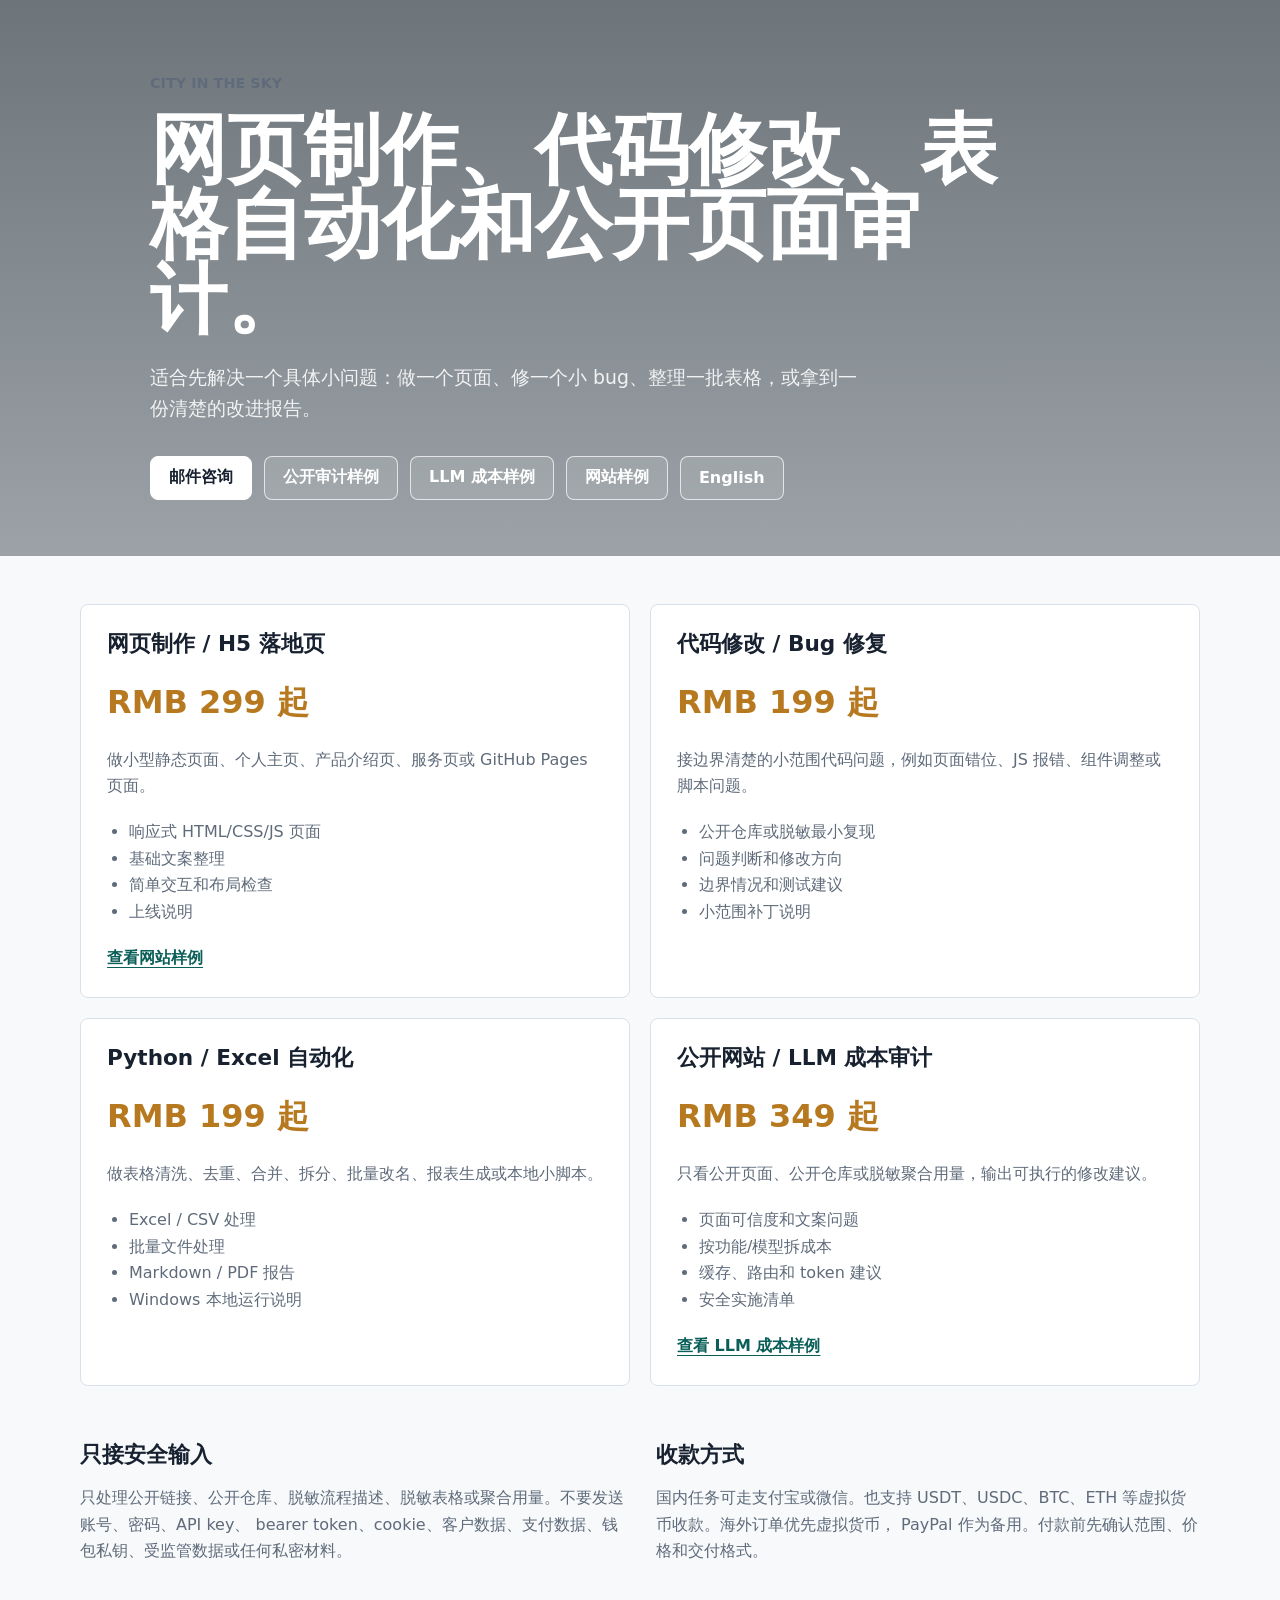
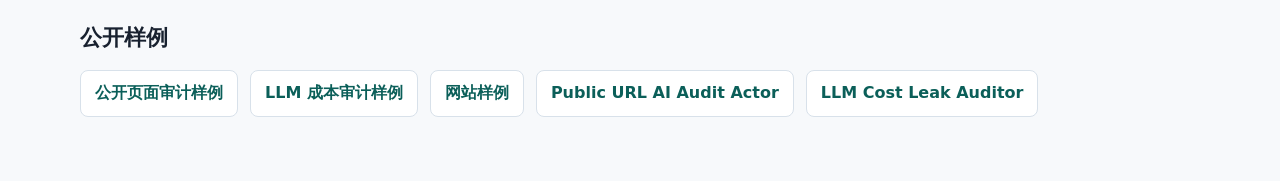
<file: zh.html>
<!doctype html>
<html lang="zh-CN">
  <head>
    <meta charset="utf-8" />
    <meta name="viewport" content="width=device-width, initial-scale=1" />
    <title>city in the sky | 网站、代码与自动化小单服务</title>
    <meta
      name="description"
      content="网页制作、H5落地页、代码修改、表格自动化、公开网站审计和小脚本服务，只接公开或脱敏材料。"
    />
    <link rel="stylesheet" href="styles.css" />
  </head>
  <body>
    <main>
      <section class="hero hero--zh">
        <div class="hero__content">
          <p class="eyebrow">city in the sky</p>
          <h1>网页制作、代码修改、表格自动化和公开页面审计。</h1>
          <p class="lead">
            适合先解决一个具体小问题：做一个页面、修一个小 bug、整理一批表格，或拿到一份清楚的改进报告。
          </p>
          <div class="actions">
            <a class="button button--primary" href="mailto:a13553776411@gmail.com?subject=AI%20%E8%87%AA%E5%8A%A8%E5%8C%96%2F%E5%B0%8F%E5%9E%8B%E6%95%B0%E5%AD%97%E5%8A%B3%E5%8A%A8%E5%92%A8%E8%AF%A2&body=%E4%BD%A0%E5%A5%BD%20city%20in%20the%20sky%EF%BC%8C%0A%0A%E6%88%91%E6%83%B3%E5%92%A8%E8%AF%A2%E4%B8%80%E4%B8%AA%E5%B0%8F%E5%9E%8B%E4%BB%BB%E5%8A%A1%E3%80%82%0A%0A%E6%83%B3%E8%A7%A3%E5%86%B3%E7%9A%84%E9%97%AE%E9%A2%98%EF%BC%9A%0A%E7%9B%AE%E5%89%8D%E6%80%8E%E4%B9%88%E5%81%9A%EF%BC%9A%0A%E5%8F%AF%E6%8F%90%E4%BE%9B%E7%9A%84%E5%85%AC%E5%BC%80%2F%E8%84%B1%E6%95%8F%E6%9D%90%E6%96%99%EF%BC%9A%0A%E6%9C%9F%E6%9C%9B%E4%BA%A4%E4%BB%98%E6%A0%BC%E5%BC%8F%EF%BC%9A%0A%0A%E6%88%91%E7%A1%AE%E8%AE%A4%E4%B8%8D%E4%BC%9A%E5%8F%91%E9%80%81%E8%B4%A6%E5%8F%B7%E3%80%81%E5%AF%86%E7%A0%81%E3%80%81API%20key%E3%80%81%E5%AE%A2%E6%88%B7%E6%95%B0%E6%8D%AE%E3%80%81%E6%94%AF%E4%BB%98%E4%BF%A1%E6%81%AF%E3%80%81%E9%92%B1%E5%8C%85%E7%A7%81%E9%92%A5%E6%88%96%E5%8F%97%E7%9B%91%E7%AE%A1%E6%95%B0%E6%8D%AE%E3%80%82">邮件咨询</a>
            <a class="button" href="sample.html">公开审计样例</a>
            <a class="button" href="llm-cost-sample.html">LLM 成本样例</a>
            <a class="button" href="web-demo-zh.html">网站样例</a>
            <a class="button" href="index.html">English</a>
          </div>
        </div>
      </section>

      <section class="band">
        <div class="grid">
          <article>
            <h2>网页制作 / H5 落地页</h2>
            <p class="price">RMB 299 起</p>
            <p>
              做小型静态页面、个人主页、产品介绍页、服务页或 GitHub Pages 页面。
            </p>
            <ul>
              <li>响应式 HTML/CSS/JS 页面</li>
              <li>基础文案整理</li>
              <li>简单交互和布局检查</li>
              <li>上线说明</li>
            </ul>
            <p class="card-link"><a href="web-demo-zh.html">查看网站样例</a></p>
          </article>

          <article>
            <h2>代码修改 / Bug 修复</h2>
            <p class="price">RMB 199 起</p>
            <p>
              接边界清楚的小范围代码问题，例如页面错位、JS 报错、组件调整或脚本问题。
            </p>
            <ul>
              <li>公开仓库或脱敏最小复现</li>
              <li>问题判断和修改方向</li>
              <li>边界情况和测试建议</li>
              <li>小范围补丁说明</li>
            </ul>
          </article>

          <article>
            <h2>Python / Excel 自动化</h2>
            <p class="price">RMB 199 起</p>
            <p>
              做表格清洗、去重、合并、拆分、批量改名、报表生成或本地小脚本。
            </p>
            <ul>
              <li>Excel / CSV 处理</li>
              <li>批量文件处理</li>
              <li>Markdown / PDF 报告</li>
              <li>Windows 本地运行说明</li>
            </ul>
          </article>

          <article>
            <h2>公开网站 / LLM 成本审计</h2>
            <p class="price">RMB 349 起</p>
            <p>
              只看公开页面、公开仓库或脱敏聚合用量，输出可执行的修改建议。
            </p>
            <ul>
              <li>页面可信度和文案问题</li>
              <li>按功能/模型拆成本</li>
              <li>缓存、路由和 token 建议</li>
              <li>安全实施清单</li>
            </ul>
            <p class="card-link"><a href="llm-cost-sample.html">查看 LLM 成本样例</a></p>
          </article>
        </div>
      </section>

      <section class="rules">
        <div>
          <h2>只接安全输入</h2>
          <p>
            只处理公开链接、公开仓库、脱敏流程描述、脱敏表格或聚合用量。不要发送账号、密码、API key、
            bearer token、cookie、客户数据、支付数据、钱包私钥、受监管数据或任何私密材料。
          </p>
        </div>
        <div>
          <h2>收款方式</h2>
          <p>
            国内任务可走支付宝或微信。也支持 USDT、USDC、BTC、ETH 等虚拟货币收款。海外订单优先虚拟货币，
            PayPal 作为备用。付款前先确认范围、价格和交付格式。
          </p>
        </div>
      </section>

      <section class="proof">
        <h2>公开样例</h2>
        <div class="links">
          <a href="sample.html">公开页面审计样例</a>
          <a href="llm-cost-sample.html">LLM 成本审计样例</a>
          <a href="web-demo-zh.html">网站样例</a>
          <a href="https://github.com/nonggde/public-url-ai-audit-actor" rel="noreferrer">Public URL AI Audit Actor</a>
          <a href="https://github.com/nonggde/llm-cost-leak-auditor" rel="noreferrer">LLM Cost Leak Auditor</a>
        </div>
      </section>
    </main>
  </body>
</html>
</file>
<file: styles.css>
:root {
  color-scheme: light;
  --ink: #18212f;
  --muted: #5f6b7a;
  --line: #d8e1ea;
  --paper: #f7f9fb;
  --panel: #ffffff;
  --accent: #0f766e;
  --accent-strong: #0b5f59;
  --gold: #b7791f;
}

* {
  box-sizing: border-box;
}

body {
  margin: 0;
  font-family: Inter, ui-sans-serif, system-ui, -apple-system, BlinkMacSystemFont, "Segoe UI", sans-serif;
  color: var(--ink);
  background: var(--paper);
}

a {
  color: inherit;
}

main {
  min-height: 100vh;
}

.hero {
  min-height: 58vh;
  display: flex;
  align-items: center;
  padding: 72px 24px 56px;
  background:
    linear-gradient(rgba(8, 21, 30, 0.52), rgba(8, 21, 30, 0.36)),
    url("https://images.unsplash.com/photo-1497366754035-f200968a6e72?auto=format&fit=crop&w=1800&q=80") center/cover;
  color: #fff;
}

.hero--zh {
  background:
    linear-gradient(rgba(8, 21, 30, 0.58), rgba(8, 21, 30, 0.38)),
    url("https://images.unsplash.com/photo-1517245386807-bb43f82c33c4?auto=format&fit=crop&w=1800&q=80") center/cover;
}

.hero__content {
  width: min(980px, 100%);
  margin: 0 auto;
}

.eyebrow {
  margin: 0 0 16px;
  font-size: 0.9rem;
  font-weight: 700;
  letter-spacing: 0;
  text-transform: uppercase;
}

h1 {
  max-width: 850px;
  margin: 0;
  font-size: clamp(2.4rem, 6vw, 5.2rem);
  line-height: 0.98;
  letter-spacing: 0;
}

.lead {
  max-width: 720px;
  margin: 24px 0 0;
  font-size: 1.18rem;
  line-height: 1.65;
  color: rgba(255, 255, 255, 0.88);
}

.actions {
  display: flex;
  flex-wrap: wrap;
  gap: 12px;
  margin-top: 32px;
}

.button {
  display: inline-flex;
  min-height: 44px;
  align-items: center;
  justify-content: center;
  border: 1px solid rgba(255, 255, 255, 0.7);
  border-radius: 8px;
  padding: 10px 18px;
  color: #fff;
  font-weight: 700;
  text-decoration: none;
  background: rgba(255, 255, 255, 0.1);
}

.button--primary {
  border-color: #fff;
  color: var(--ink);
  background: #fff;
}

.band,
.rules,
.proof {
  width: min(1120px, calc(100% - 48px));
  margin: 0 auto;
}

.band {
  padding: 48px 0 20px;
}

.grid {
  display: grid;
  grid-template-columns: repeat(2, minmax(0, 1fr));
  gap: 20px;
}

article {
  min-height: 320px;
  border: 1px solid var(--line);
  border-radius: 8px;
  padding: 26px;
  background: var(--panel);
}

h2 {
  margin: 0;
  font-size: 1.35rem;
  line-height: 1.25;
  letter-spacing: 0;
}

.price {
  margin: 18px 0;
  color: var(--gold);
  font-size: 2rem;
  font-weight: 800;
}

p,
li {
  color: var(--muted);
  font-size: 1rem;
  line-height: 1.65;
}

ul {
  margin: 20px 0 0;
  padding-left: 22px;
}

strong {
  color: var(--ink);
}

.card-link {
  margin: 20px 0 0;
}

.card-link a {
  color: var(--accent-strong);
  font-weight: 800;
  text-decoration: underline;
  text-underline-offset: 4px;
}

.rules {
  display: grid;
  grid-template-columns: repeat(2, minmax(0, 1fr));
  gap: 32px;
  padding: 36px 0;
}

.proof {
  padding: 8px 0 64px;
}

.links {
  display: flex;
  flex-wrap: wrap;
  gap: 12px;
  margin-top: 18px;
}

.links a {
  border: 1px solid var(--line);
  border-radius: 8px;
  padding: 12px 14px;
  color: var(--accent-strong);
  font-weight: 700;
  text-decoration: none;
  background: var(--panel);
}

.report-page {
  background: var(--paper);
}

.report-hero {
  padding: 72px 24px 44px;
  background: var(--ink);
  color: #fff;
}

.report-hero > * {
  width: min(920px, 100%);
  margin-left: auto;
  margin-right: auto;
}

.report-body {
  display: grid;
  width: min(920px, calc(100% - 48px));
  margin: 0 auto;
  padding: 36px 0 64px;
  gap: 18px;
}

.report-body article {
  min-height: auto;
}

.report-body ol {
  margin: 20px 0 0;
  padding-left: 22px;
}

.table-wrap {
  width: 100%;
  margin-top: 20px;
  overflow-x: auto;
}

table {
  width: 100%;
  min-width: 640px;
  border-collapse: collapse;
  color: var(--ink);
}

th,
td {
  border-bottom: 1px solid var(--line);
  padding: 12px 10px;
  text-align: left;
  vertical-align: top;
}

th {
  color: var(--ink);
  font-size: 0.86rem;
  text-transform: uppercase;
}

td {
  color: var(--muted);
  font-size: 0.96rem;
}

.demo-page {
  background: #f4f7f5;
}

.demo-hero {
  min-height: 62vh;
  display: flex;
  align-items: center;
  padding: 72px 24px 56px;
  color: #fff;
  background:
    linear-gradient(90deg, rgba(11, 22, 28, 0.82), rgba(11, 22, 28, 0.46)),
    url("https://images.unsplash.com/photo-1519389950473-47ba0277781c?auto=format&fit=crop&w=1800&q=82") center/cover;
}

.demo-hero__copy,
.demo-strip,
.demo-content,
.demo-process,
.demo-boundary {
  width: min(1120px, calc(100% - 48px));
  margin: 0 auto;
}

.demo-hero__copy {
  width: min(980px, calc(100% - 48px));
}

.demo-strip {
  display: grid;
  grid-template-columns: repeat(3, minmax(0, 1fr));
  gap: 1px;
  padding: 0;
  transform: translateY(-28px);
  overflow: hidden;
  border: 1px solid var(--line);
  border-radius: 8px;
  background: var(--line);
}

.demo-strip div {
  min-height: 116px;
  padding: 24px;
  background: #fff;
}

.demo-strip span {
  display: block;
  margin-bottom: 10px;
  color: var(--muted);
  font-size: 0.88rem;
  font-weight: 700;
}

.demo-strip strong {
  display: block;
  font-size: 1.15rem;
  line-height: 1.35;
}

.demo-content,
.demo-process,
.demo-boundary {
  padding: 28px 0 44px;
}

.demo-section-heading {
  max-width: 720px;
  margin-bottom: 22px;
}

.demo-section-heading .eyebrow {
  color: var(--accent-strong);
}

.demo-section-heading h2 {
  font-size: clamp(1.8rem, 4vw, 3.2rem);
  line-height: 1.05;
}

.demo-grid {
  display: grid;
  grid-template-columns: repeat(4, minmax(0, 1fr));
  gap: 16px;
}

.demo-grid article {
  min-height: 230px;
}

.demo-grid h3 {
  margin: 0;
  font-size: 1.08rem;
  line-height: 1.25;
}

.demo-process ol {
  display: grid;
  grid-template-columns: repeat(4, minmax(0, 1fr));
  gap: 16px;
  margin: 0;
  padding: 0;
  list-style: none;
}

.demo-process li {
  min-height: 210px;
  border: 1px solid var(--line);
  border-radius: 8px;
  padding: 22px;
  background: #fff;
}

.demo-process li strong {
  display: block;
  margin-bottom: 12px;
  font-size: 1.05rem;
}

.demo-boundary {
  margin-bottom: 64px;
  border-top: 1px solid var(--line);
}

@media (max-width: 760px) {
  .hero {
    min-height: 62vh;
    padding: 56px 20px 44px;
  }

  .band,
  .rules,
  .proof {
    width: min(100% - 32px, 1120px);
  }

  .grid,
  .rules {
    grid-template-columns: 1fr;
  }

  article {
    min-height: auto;
  }

  .demo-hero {
    min-height: 68vh;
    padding: 56px 20px 48px;
  }

  .demo-hero__copy,
  .demo-strip,
  .demo-content,
  .demo-process,
  .demo-boundary {
    width: min(100% - 32px, 1120px);
  }

  .demo-strip,
  .demo-grid,
  .demo-process ol {
    grid-template-columns: 1fr;
  }

  .demo-strip {
    transform: translateY(-18px);
  }

  .demo-strip div,
  .demo-grid article,
  .demo-process li {
    min-height: auto;
  }
}
</file>
